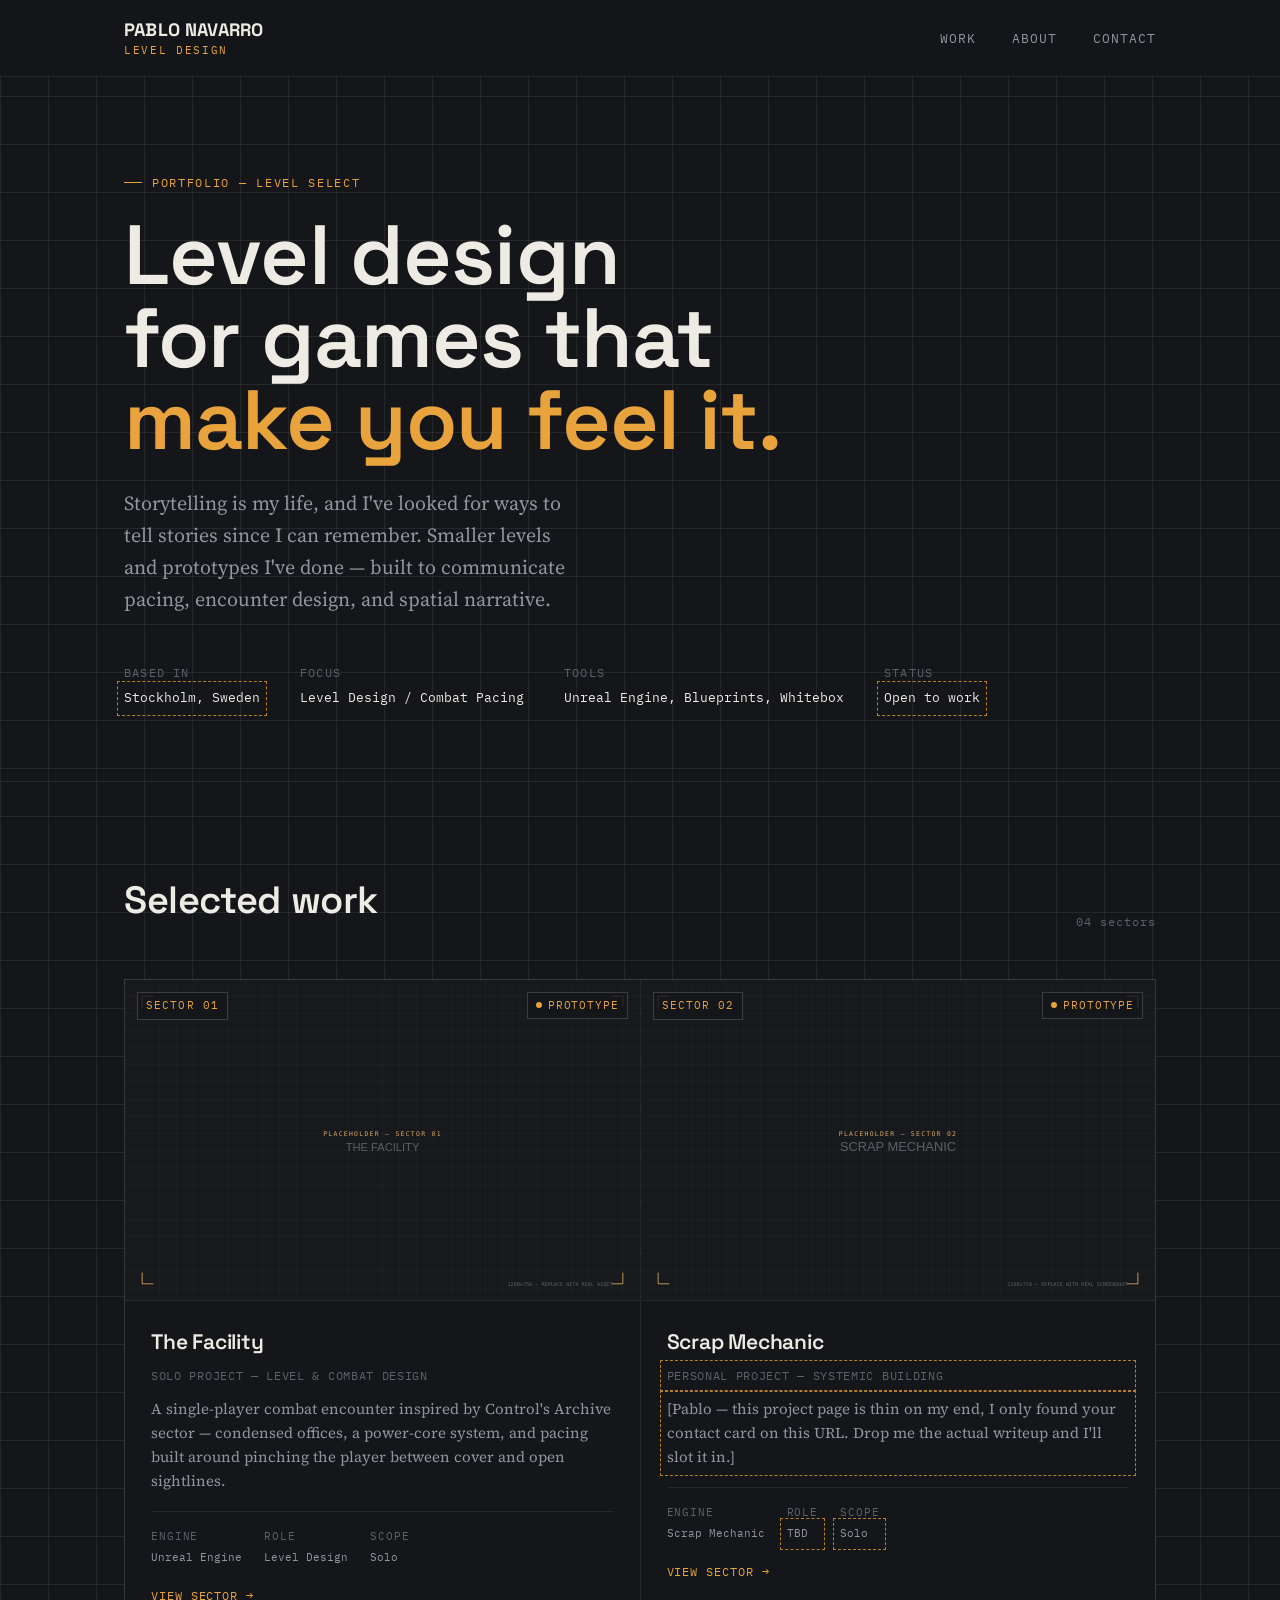
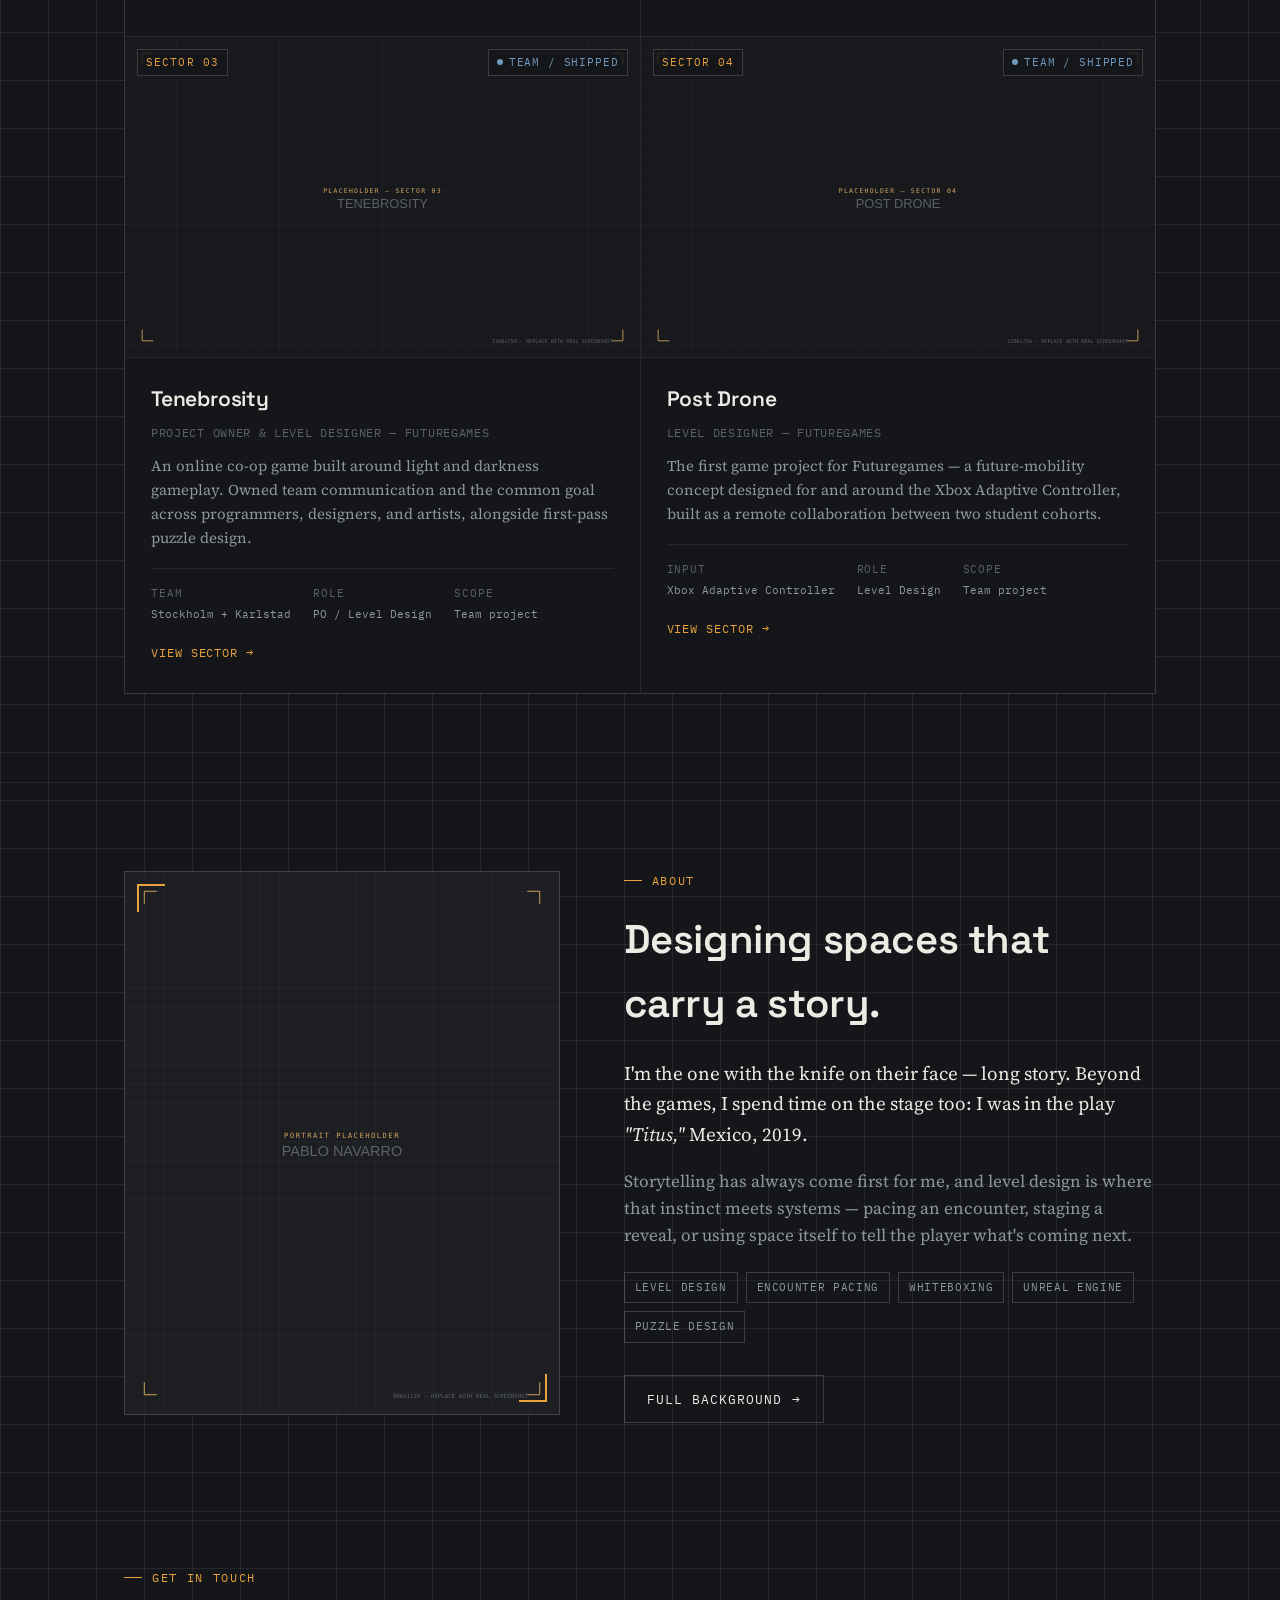
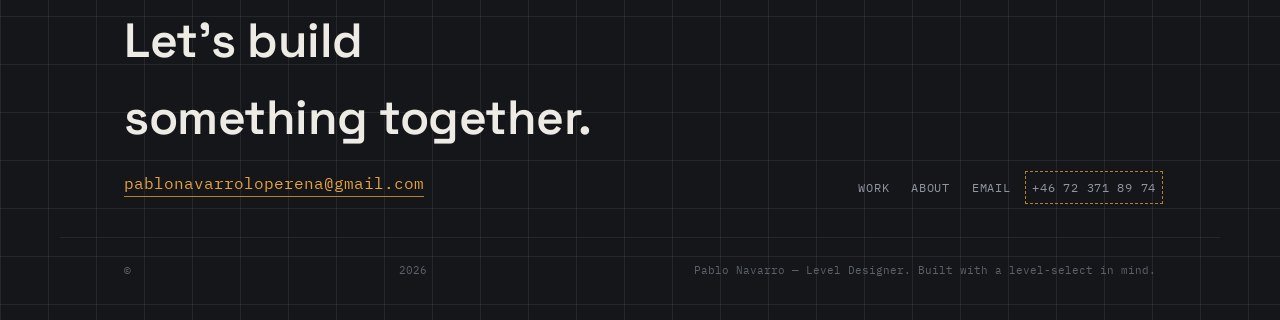
<file: pablo-portfolio/index.html>
<!DOCTYPE html>
<html lang="en">
<head>
<meta charset="UTF-8">
<meta name="viewport" content="width=device-width, initial-scale=1.0">
<title>Pablo Navarro — Level Designer</title>
<meta name="description" content="Pablo Navarro is a level designer focused on combat pacing, spatial storytelling, and encounter design.">
<link rel="stylesheet" href="css/style.css">
</head>
<body>

<header class="site-header">
  <div class="wrap">
    <a href="index.html" class="brand">PABLO NAVARRO<span>Level Design</span></a>
    <nav class="nav-links">
      <a href="index.html#work">Work</a>
      <a href="about.html">About</a>
      <a href="index.html#contact">Contact</a>
    </nav>
    <button class="nav-toggle" aria-label="Toggle menu" aria-expanded="false">Menu</button>
  </div>
</header>

<section class="hero">
  <div class="wrap">
    <div class="eyebrow">Portfolio — Level Select</div>
    <h1>Level design<br>for games that<br><em>make you feel it.</em></h1>
    <p class="lede">Storytelling is my life, and I've looked for ways to tell stories since I can remember. Smaller levels and prototypes I've done — built to communicate pacing, encounter design, and spatial narrative.</p>
    <div class="hero-meta">
      <div><span class="k">Based in</span><span class="v needs-edit">Stockholm, Sweden</span></div>
      <div><span class="k">Focus</span><span class="v">Level Design / Combat Pacing</span></div>
      <div><span class="k">Tools</span><span class="v">Unreal Engine, Blueprints, Whitebox</span></div>
      <div><span class="k">Status</span><span class="v needs-edit">Open to work</span></div>
    </div>
  </div>
</section>

<section class="section" id="work">
  <div class="wrap">
    <div class="section-head">
      <h2>Selected work</h2>
      <span class="count">04 sectors</span>
    </div>

    <div class="level-grid">

      <!-- 01 — The Facility -->
      <a class="tile" href="projects/facility.html">
        <div class="tile-media">
          <img src="images/facility-thumb.svg" alt="The Facility — blockout screenshot placeholder">
          <span class="bracket tl"></span><span class="bracket tr"></span><span class="bracket bl"></span><span class="bracket br"></span>
          <span class="tile-sector">SECTOR 01</span>
          <span class="tile-status proto">Prototype</span>
        </div>
        <div class="tile-body">
          <h3>The Facility</h3>
          <div class="role">Solo Project — Level &amp; Combat Design</div>
          <p>A single-player combat encounter inspired by Control's Archive sector — condensed offices, a power-core system, and pacing built around pinching the player between cover and open sightlines.</p>
          <div class="tile-readout">
            <div><span class="k">Engine</span><span class="v">Unreal Engine</span></div>
            <div><span class="k">Role</span><span class="v">Level Design</span></div>
            <div><span class="k">Scope</span><span class="v">Solo</span></div>
          </div>
          <span class="tile-cta">View sector <span class="arrow">→</span></span>
        </div>
      </a>

      <!-- 02 — Scrap Mechanic -->
      <a class="tile" href="projects/scrap-mechanic.html">
        <div class="tile-media">
          <img src="images/scrap-mechanic-thumb.svg" alt="Scrap Mechanic — build screenshot placeholder">
          <span class="bracket tl"></span><span class="bracket tr"></span><span class="bracket bl"></span><span class="bracket br"></span>
          <span class="tile-sector">SECTOR 02</span>
          <span class="tile-status proto">Prototype</span>
        </div>
        <div class="tile-body">
          <h3>Scrap Mechanic</h3>
          <div class="role needs-edit">Personal Project — Systemic Building</div>
          <p class="needs-edit">[Pablo — this project page is thin on my end, I only found your contact card on this URL. Drop me the actual writeup and I'll slot it in.]</p>
          <div class="tile-readout">
            <div><span class="k">Engine</span><span class="v">Scrap Mechanic</span></div>
            <div><span class="k">Role</span><span class="v needs-edit">TBD</span></div>
            <div><span class="k">Scope</span><span class="v needs-edit">Solo</span></div>
          </div>
          <span class="tile-cta">View sector <span class="arrow">→</span></span>
        </div>
      </a>

      <!-- 03 — Tenebrosity -->
      <a class="tile" href="projects/ld-studies.html">
        <div class="tile-media">
          <img src="images/tenebrosity-thumb.svg" alt="Tenebrosity — co-op puzzle screenshot placeholder">
          <span class="bracket tl"></span><span class="bracket tr"></span><span class="bracket bl"></span><span class="bracket br"></span>
          <span class="tile-sector">SECTOR 03</span>
          <span class="tile-status team">Team / Shipped</span>
        </div>
        <div class="tile-body">
          <h3>Tenebrosity</h3>
          <div class="role">Project Owner &amp; Level Designer — Futuregames</div>
          <p>An online co-op game built around light and darkness gameplay. Owned team communication and the common goal across programmers, designers, and artists, alongside first-pass puzzle design.</p>
          <div class="tile-readout">
            <div><span class="k">Team</span><span class="v">Stockholm + Karlstad</span></div>
            <div><span class="k">Role</span><span class="v">PO / Level Design</span></div>
            <div><span class="k">Scope</span><span class="v">Team project</span></div>
          </div>
          <span class="tile-cta">View sector <span class="arrow">→</span></span>
        </div>
      </a>

      <!-- 04 — Post Drone -->
      <a class="tile" href="projects/ld-studies.html#post-drone">
        <div class="tile-media">
          <img src="images/postdrone-thumb.svg" alt="Post Drone — future mobility screenshot placeholder">
          <span class="bracket tl"></span><span class="bracket tr"></span><span class="bracket bl"></span><span class="bracket br"></span>
          <span class="tile-sector">SECTOR 04</span>
          <span class="tile-status team">Team / Shipped</span>
        </div>
        <div class="tile-body">
          <h3>Post Drone</h3>
          <div class="role">Level Designer — Futuregames</div>
          <p>The first game project for Futuregames — a future-mobility concept designed for and around the Xbox Adaptive Controller, built as a remote collaboration between two student cohorts.</p>
          <div class="tile-readout">
            <div><span class="k">Input</span><span class="v">Xbox Adaptive Controller</span></div>
            <div><span class="k">Role</span><span class="v">Level Design</span></div>
            <div><span class="k">Scope</span><span class="v">Team project</span></div>
          </div>
          <span class="tile-cta">View sector <span class="arrow">→</span></span>
        </div>
      </a>

    </div>
  </div>
</section>

<section class="section">
  <div class="wrap two-col">
    <div class="frame">
      <img src="images/about-portrait.svg" alt="Portrait of Pablo Navarro — placeholder">
    </div>
    <div>
      <div class="eyebrow">About</div>
      <h2 style="margin-top:18px; font-size:clamp(28px,4vw,40px);">Designing spaces that carry a story.</h2>
      <p class="lead-text" style="margin-top:22px;">I'm the one with the knife on their face — long story. Beyond the games, I spend time on the stage too: I was in the play <em>"Titus,"</em> Mexico, 2019.</p>
      <p style="margin-top:16px;">Storytelling has always come first for me, and level design is where that instinct meets systems — pacing an encounter, staging a reveal, or using space itself to tell the player what's coming next.</p>
      <div class="tag-list">
        <span class="tag">Level Design</span>
        <span class="tag">Encounter Pacing</span>
        <span class="tag">Whiteboxing</span>
        <span class="tag">Unreal Engine</span>
        <span class="tag">Puzzle Design</span>
      </div>
      <a href="about.html" class="cta-btn ghost">Full background <span class="arrow">→</span></a>
    </div>
  </div>
</section>

<footer class="site-footer" id="contact">
  <div class="wrap">
    <div class="footer-contact">
      <div class="eyebrow">Get in touch</div>
      <h2 style="margin-top:16px;">Let's build<br>something together.</h2>
      <a class="email" href="mailto:pablonavarroloperena@gmail.com">pablonavarroloperena@gmail.com</a>
    </div>
    <div class="footer-links">
      <a href="index.html#work">Work</a>
      <a href="about.html">About</a>
      <a href="mailto:pablonavarroloperena@gmail.com">Email</a>
      <a href="tel:+46723718974" class="needs-edit">+46 72 371 89 74</a>
    </div>
  </div>
  <div class="wrap footer-meta">
    © <span id="year"></span> Pablo Navarro — Level Designer. Built with a level-select in mind.
  </div>
</footer>

<script src="js/nav.js"></script>
<script>document.getElementById('year').textContent = new Date().getFullYear();</script>
</body>
</html>
</file>
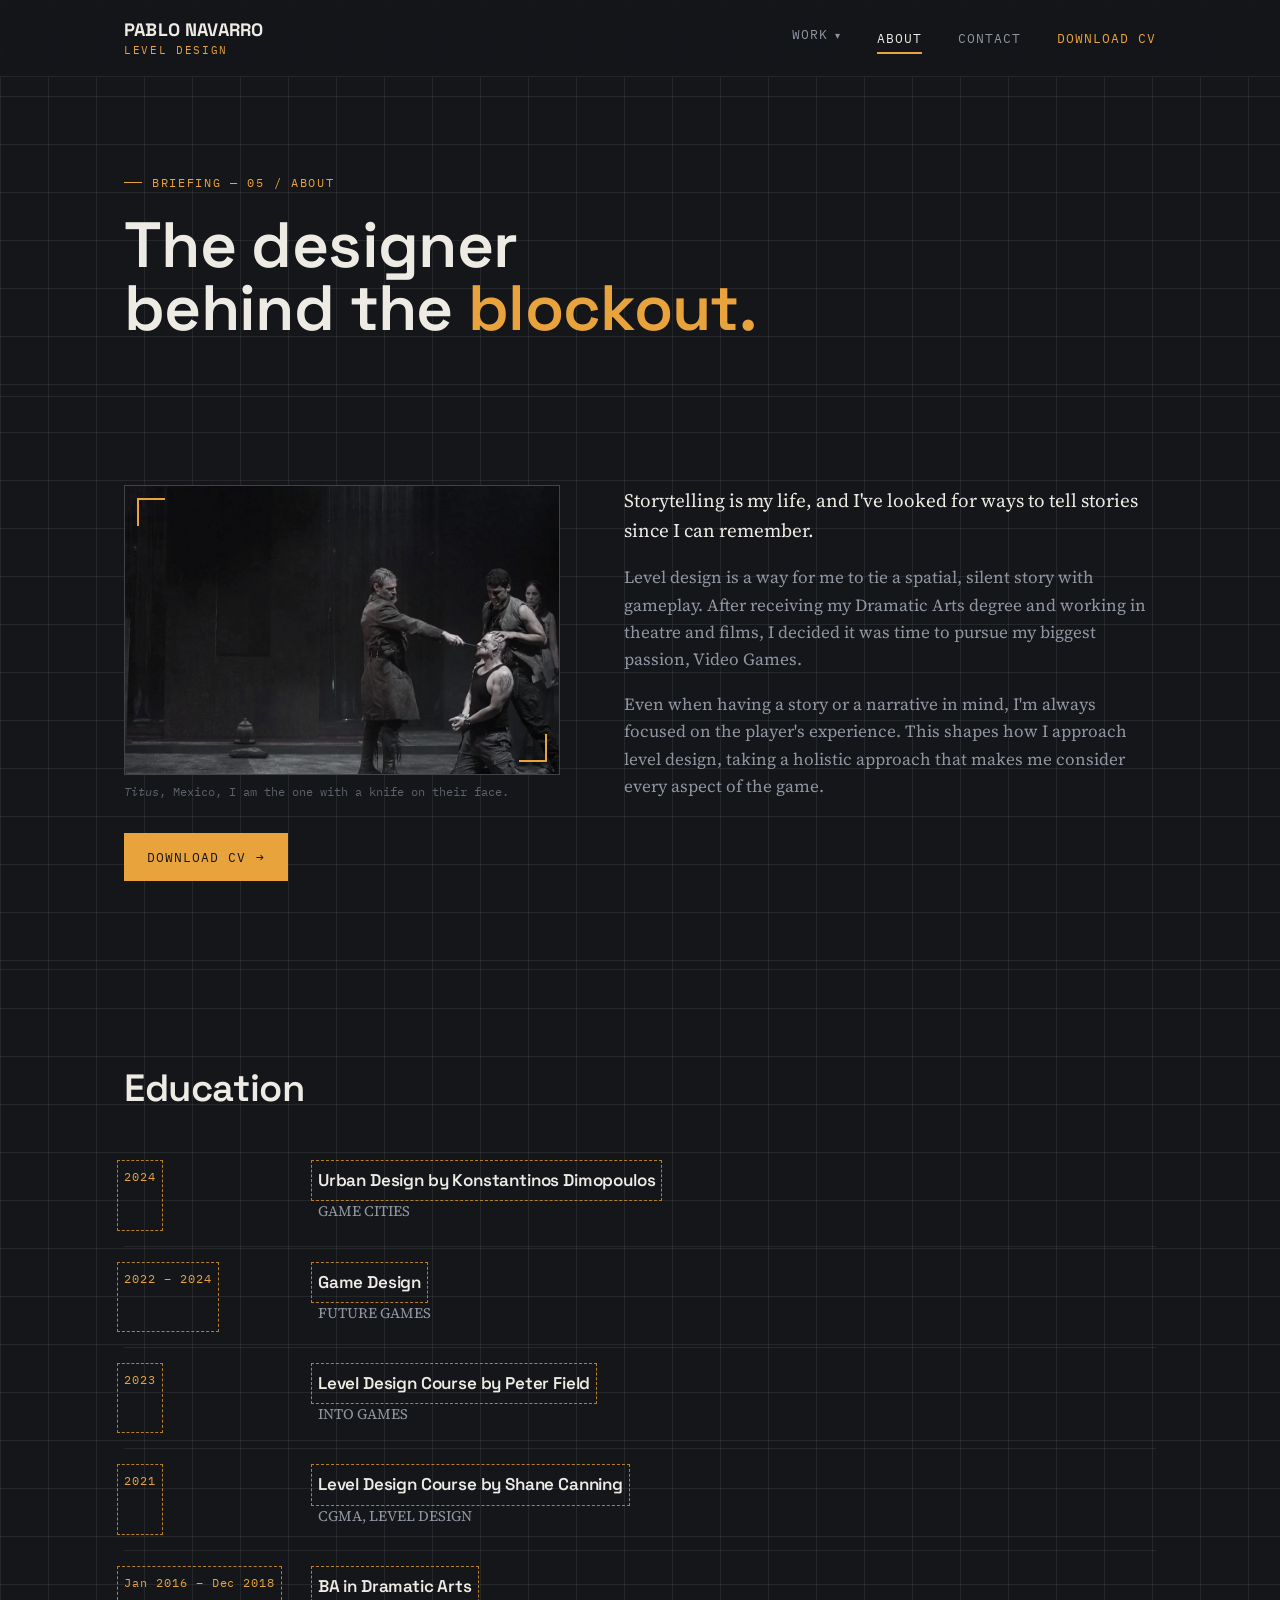
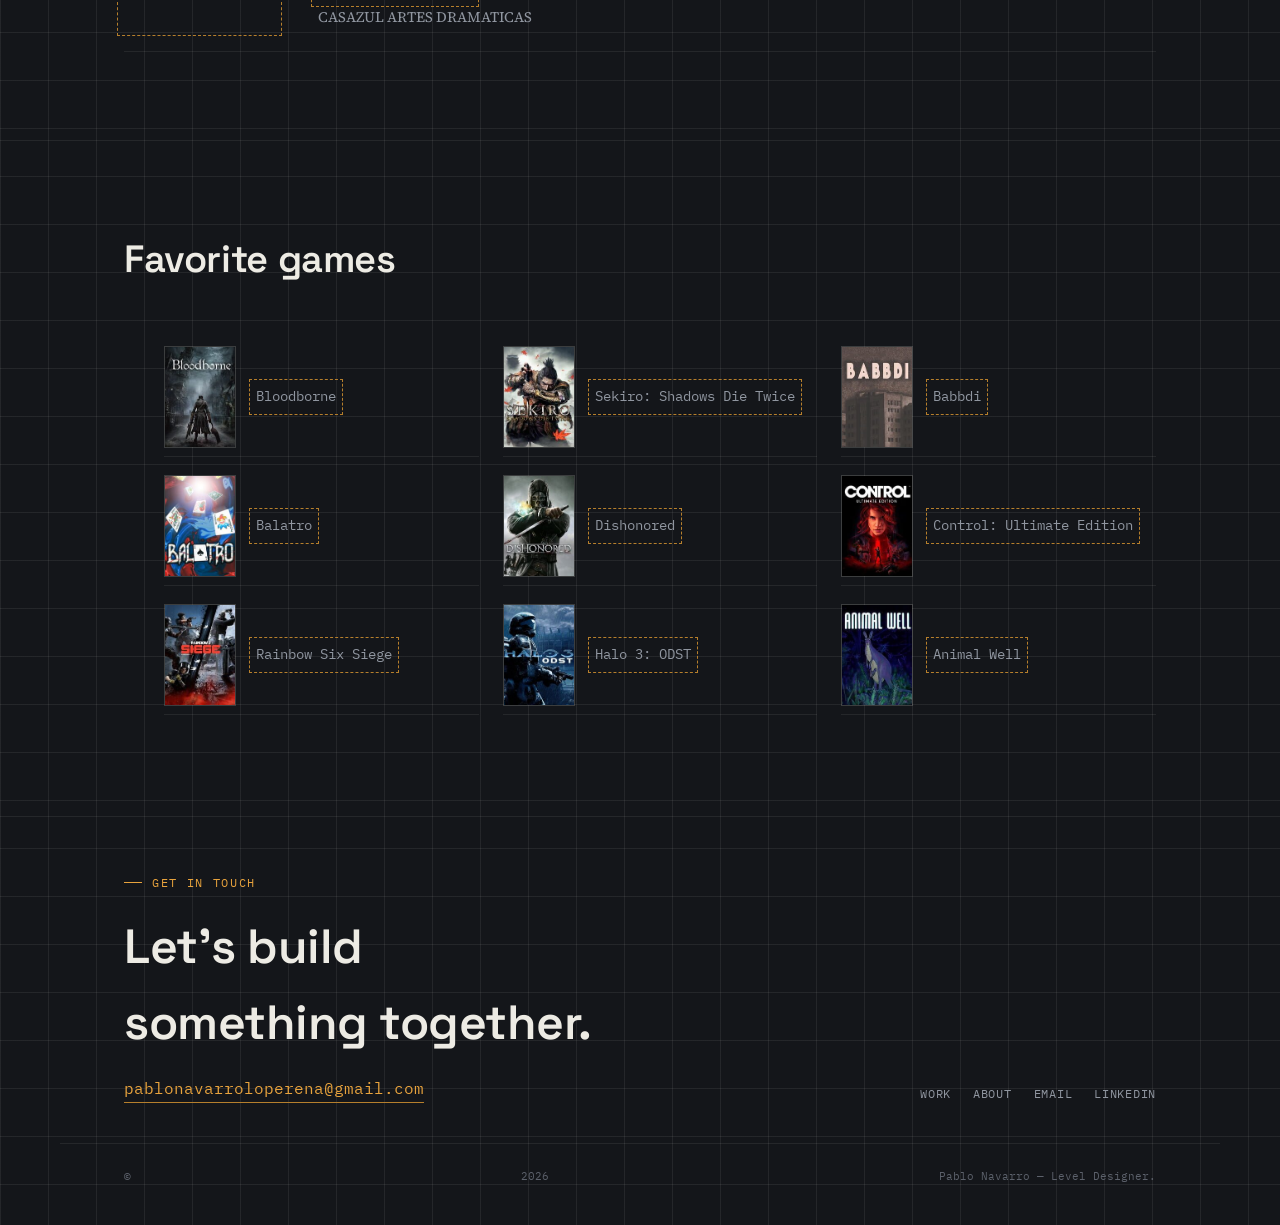
<file: about.html>
<!DOCTYPE html>
<html lang="en">
<head>
<meta charset="UTF-8">
<meta name="viewport" content="width=device-width, initial-scale=1.0">
<title>About — Pablo Navarro</title>
<meta name="description" content="Background, favorite games, and CV for level designer Pablo Navarro.">
<link rel="stylesheet" href="css/style.css">
</head>
<body>

<header class="site-header">
  <div class="wrap">
    <a href="index.html" class="brand">PABLO NAVARRO<span>Level Design</span></a>
    <nav class="nav-links">
      <div class="nav-dropdown">
        <a href="index.html#work" class="nav-dropdown-toggle">Work</a>
        <div class="nav-dropdown-menu">
          <a href="scrap-mechanic/">Scrap Mechanic</a>
          <a href="projects/facility.html">The Facility</a>
          <a href="loop-dungeon/">Loop Dungeon</a>
          <a href="projects/ld-studies.html">Level Design Studies</a>
        </div>
      </div>
      <a href="about.html" aria-current="page">About</a>
      <a href="index.html#contact">Contact</a>
      <a href="images/about/PabloNavarro_CV.pdf" target="_blank" rel="noopener" class="nav-cv">Download CV</a>
    </nav>
    <button class="nav-toggle" aria-label="Toggle menu" aria-expanded="false">Menu</button>
  </div>
</header>

<section class="hero" style="padding-bottom:56px;">
  <div class="wrap">
    <div class="eyebrow">Briefing — 05 / About</div>
    <h1 style="font-size:clamp(38px,6vw,64px);">The designer<br>behind the <em>blockout.</em></h1>
  </div>
</section>

<section class="section">
  <div class="wrap two-col">
    <div>
      <div class="frame" style="aspect-ratio: 3/2;">
        <img src="images/about/about-titus-2019.webp" alt="Pablo Navarro on stage in Titus, 2019">
      </div>
      <p class="caption"><em>Titus</em>, Mexico, I am the one with a knife on their face.</p>
    </div>
    <div>
      <p class="lead-text">Storytelling is my life, and I've looked for ways to tell stories since I can remember.</p>
      <p style="margin-top:18px;">Level design is a way for me to tie a spatial, silent story with gameplay. After receiving my Dramatic Arts degree and working in theatre and films, I decided it was time to pursue my biggest passion, Video Games.</p>
      <p style="margin-top:18px;">Even when having a story or a narrative in mind, I'm always focused on the player's experience. This shapes how I approach level design, taking a holistic approach that makes me consider every aspect of the game.</p>
    </div>
  </div>
  <div class="wrap">
    <a href="images/about/PabloNavarro_CV.pdf" target="_blank" rel="noopener" class="cta-btn">Download CV <span class="arrow">→</span></a>
  </div>
</section>

<section class="section">
  <div class="wrap">
    <div class="section-head">
      <h2>Education</h2>
    </div>
    <div class="timeline">
      <div class="entry">
        <div class="yr">2024</div>
        <div>
          <h4>Urban Design by Konstantinos Dimopoulos</h4>
          <p>GAME CITIES</p>
        </div>
      </div>
      <div class="entry">
        <div class="yr">2022 – 2024</div>
        <div>
          <h4>Game Design</h4>
          <p>FUTURE GAMES</p>
        </div>
      </div>
      <div class="entry">
        <div class="yr">2023</div>
        <div>
          <h4>Level Design Course by Peter Field</h4>
          <p>INTO GAMES</p>
        </div>
      </div>
      <div class="entry">
        <div class="yr">2021</div>
        <div>
          <h4>Level Design Course by Shane Canning</h4>
          <p>CGMA, LEVEL DESIGN</p>
        </div>
      </div>
      <div class="entry">
        <div class="yr">Jan 2016 – Dec 2018</div>
        <div>
          <h4>BA in Dramatic Arts</h4>
          <p>CASAZUL ARTES DRAMATICAS</p>
        </div>
      </div>
    </div>
  </div>
</section>

<section class="section">
  <div class="wrap">
    <div class="section-head">
      <h2>Favorite games</h2>
    </div>
    <ul class="favorites-list">
      <li><img class="game-icon" src="images/about/game-bloodborne.jpg" alt="" loading="lazy"><span>Bloodborne</span></li>
      <li><img class="game-icon" src="images/about/game-sekiro.jpg" alt="" loading="lazy"><span>Sekiro: Shadows Die Twice</span></li>
      <li><img class="game-icon" src="images/about/game-babbdi.jpg" alt="" loading="lazy"><span>Babbdi</span></li>
      <li><img class="game-icon" src="images/about/game-balatro.jpg" alt="" loading="lazy"><span>Balatro</span></li>
      <li><img class="game-icon" src="images/about/game-dishonored.jpg" alt="" loading="lazy"><span>Dishonored</span></li>
      <li><img class="game-icon" src="images/about/game-control.jpg" alt="" loading="lazy"><span>Control: Ultimate Edition</span></li>
      <li><img class="game-icon" src="images/about/game-rainbow-six-siege.jpg" alt="" loading="lazy"><span>Rainbow Six Siege</span></li>
      <li><img class="game-icon" src="images/about/game-halo-3-odst.jpg" alt="" loading="lazy"><span>Halo 3: ODST</span></li>
      <li><img class="game-icon" src="images/about/game-animal-well.jpg" alt="" loading="lazy"><span>Animal Well</span></li>
    </ul>
  </div>
</section>

<footer class="site-footer" id="contact">
  <div class="wrap">
    <div class="footer-contact">
      <div class="eyebrow">Get in touch</div>
      <h2 style="margin-top:16px;">Let's build<br>something together.</h2>
      <a class="email" href="mailto:pablonavarroloperena@gmail.com">pablonavarroloperena@gmail.com</a>
    </div>
    <div class="footer-links">
      <a href="index.html#work">Work</a>
      <a href="about.html">About</a>
      <a href="mailto:pablonavarroloperena@gmail.com">Email</a>
      <a href="https://www.linkedin.com/in/pablo-navarro-loperena/" target="_blank" rel="noopener">LinkedIn</a>
    </div>
  </div>
  <div class="wrap footer-meta">
    © <span id="year"></span> Pablo Navarro — Level Designer.
  </div>
</footer>

<script src="js/nav.js"></script>
<script>document.getElementById('year').textContent = new Date().getFullYear();</script>
</body>
</html>
</file>
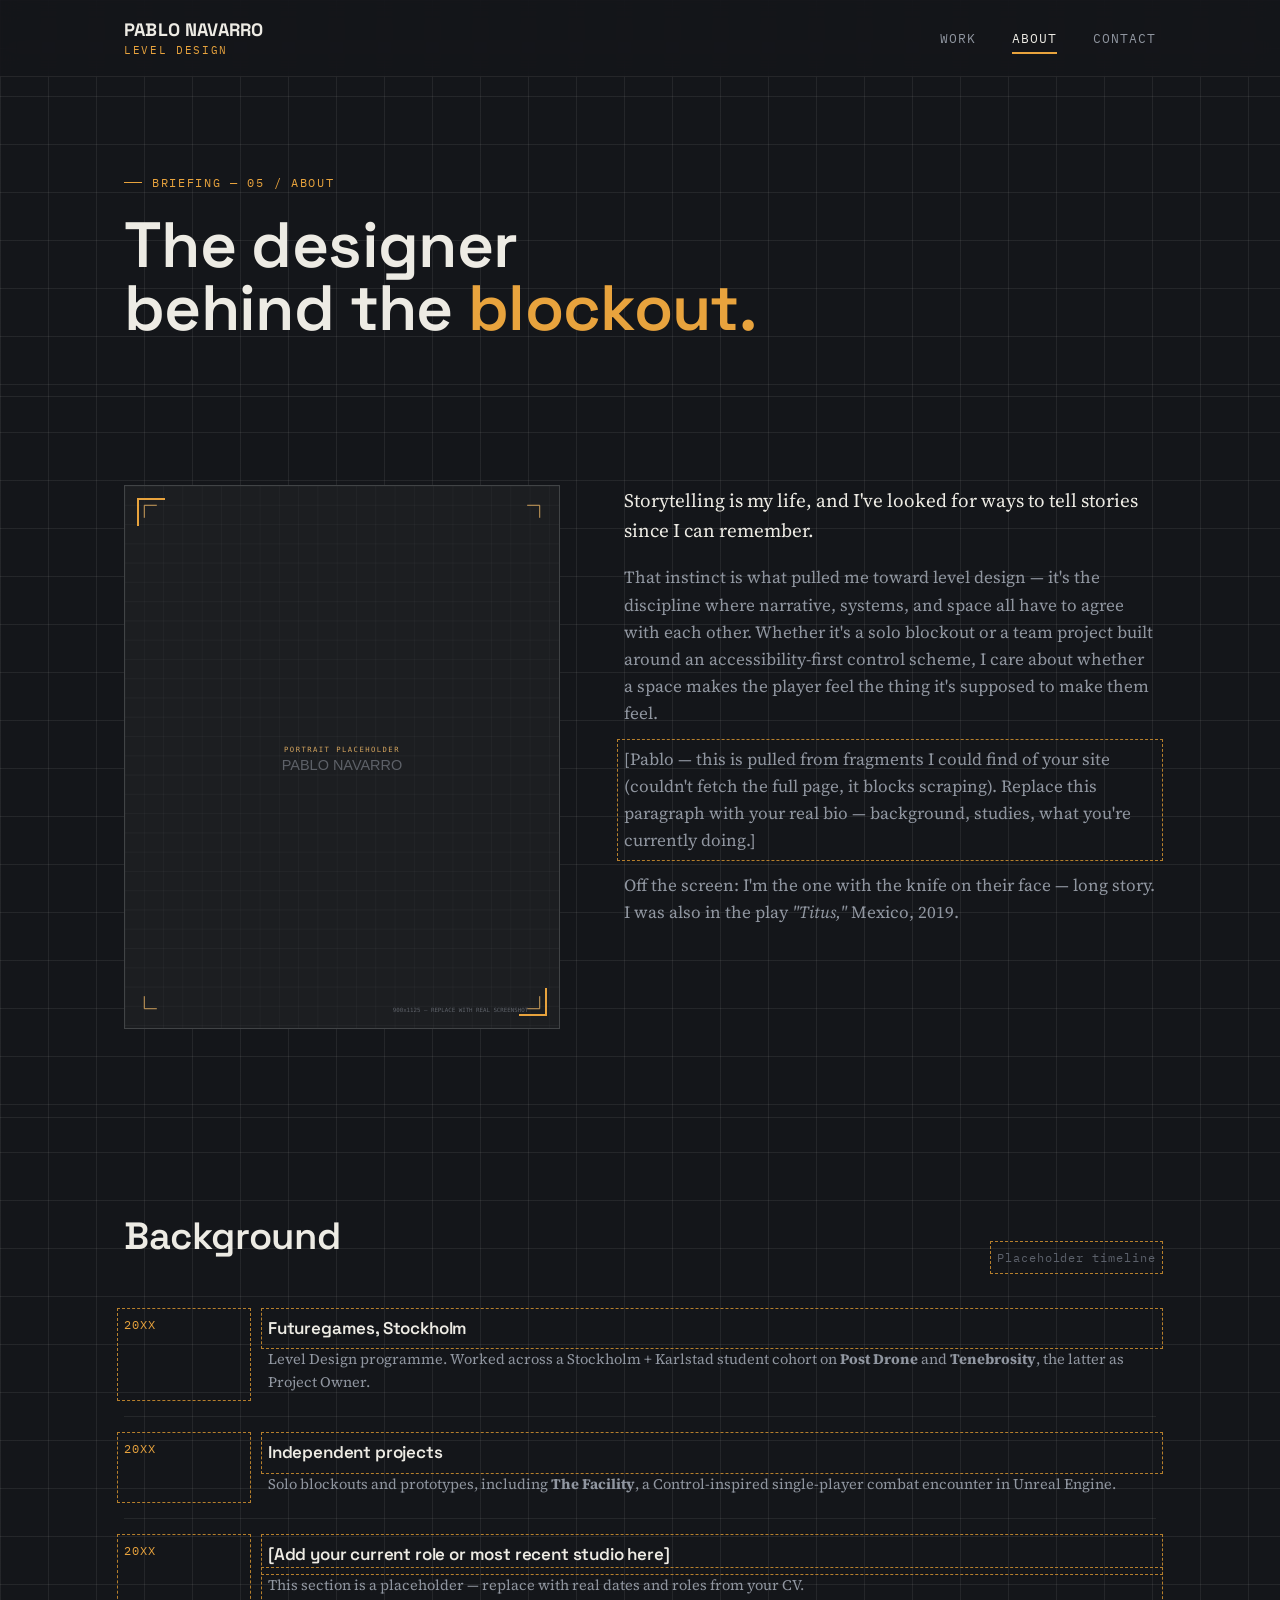
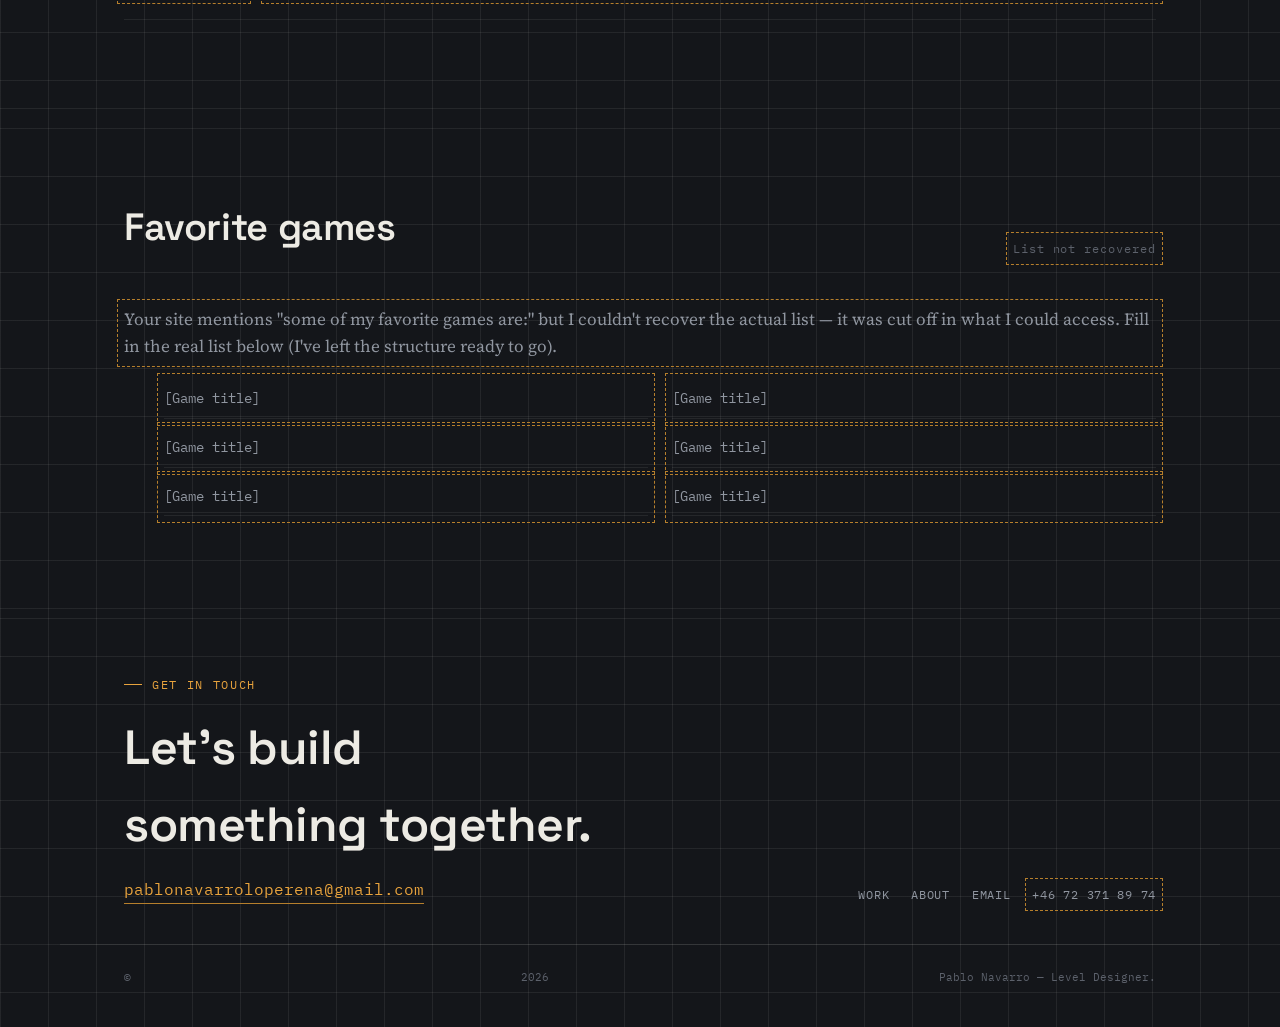
<file: pablo-portfolio/about.html>
<!DOCTYPE html>
<html lang="en">
<head>
<meta charset="UTF-8">
<meta name="viewport" content="width=device-width, initial-scale=1.0">
<title>About — Pablo Navarro</title>
<meta name="description" content="Background, favorite games, and CV for level designer Pablo Navarro.">
<link rel="stylesheet" href="css/style.css">
</head>
<body>

<header class="site-header">
  <div class="wrap">
    <a href="index.html" class="brand">PABLO NAVARRO<span>Level Design</span></a>
    <nav class="nav-links">
      <a href="index.html#work">Work</a>
      <a href="about.html" aria-current="page">About</a>
      <a href="index.html#contact">Contact</a>
    </nav>
    <button class="nav-toggle" aria-label="Toggle menu" aria-expanded="false">Menu</button>
  </div>
</header>

<section class="hero" style="padding-bottom:56px;">
  <div class="wrap">
    <div class="eyebrow">Briefing — 05 / About</div>
    <h1 style="font-size:clamp(38px,6vw,64px);">The designer<br>behind the <em>blockout.</em></h1>
  </div>
</section>

<section class="section">
  <div class="wrap two-col">
    <div class="frame">
      <img src="images/about-portrait.svg" alt="Portrait of Pablo Navarro — placeholder, replace with real photo">
    </div>
    <div>
      <p class="lead-text">Storytelling is my life, and I've looked for ways to tell stories since I can remember.</p>
      <p style="margin-top:18px;">That instinct is what pulled me toward level design — it's the discipline where narrative, systems, and space all have to agree with each other. Whether it's a solo blockout or a team project built around an accessibility-first control scheme, I care about whether a space makes the player feel the thing it's supposed to make them feel.</p>
      <p class="needs-edit" style="margin-top:18px;">[Pablo — this is pulled from fragments I could find of your site (couldn't fetch the full page, it blocks scraping). Replace this paragraph with your real bio — background, studies, what you're currently doing.]</p>
      <p style="margin-top:18px;">Off the screen: I'm the one with the knife on their face — long story. I was also in the play <em>"Titus,"</em> Mexico, 2019.</p>
    </div>
  </div>
</section>

<section class="section">
  <div class="wrap">
    <div class="section-head">
      <h2>Background</h2>
      <span class="count needs-edit">Placeholder timeline</span>
    </div>
    <div class="timeline">
      <div class="entry">
        <div class="yr needs-edit">20XX</div>
        <div>
          <h4 class="needs-edit">Futuregames, Stockholm</h4>
          <p>Level Design programme. Worked across a Stockholm + Karlstad student cohort on <strong>Post Drone</strong> and <strong>Tenebrosity</strong>, the latter as Project Owner.</p>
        </div>
      </div>
      <div class="entry">
        <div class="yr needs-edit">20XX</div>
        <div>
          <h4 class="needs-edit">Independent projects</h4>
          <p>Solo blockouts and prototypes, including <strong>The Facility</strong>, a Control-inspired single-player combat encounter in Unreal Engine.</p>
        </div>
      </div>
      <div class="entry">
        <div class="yr needs-edit">20XX</div>
        <div>
          <h4 class="needs-edit">[Add your current role or most recent studio here]</h4>
          <p class="needs-edit">This section is a placeholder — replace with real dates and roles from your CV.</p>
        </div>
      </div>
    </div>
  </div>
</section>

<section class="section">
  <div class="wrap">
    <div class="section-head">
      <h2>Favorite games</h2>
      <span class="count needs-edit">List not recovered</span>
    </div>
    <p class="needs-edit">Your site mentions "some of my favorite games are:" but I couldn't recover the actual list — it was cut off in what I could access. Fill in the real list below (I've left the structure ready to go).</p>
    <ul class="favorites-list">
      <li class="needs-edit">[Game title]</li>
      <li class="needs-edit">[Game title]</li>
      <li class="needs-edit">[Game title]</li>
      <li class="needs-edit">[Game title]</li>
      <li class="needs-edit">[Game title]</li>
      <li class="needs-edit">[Game title]</li>
    </ul>
  </div>
</section>

<footer class="site-footer" id="contact">
  <div class="wrap">
    <div class="footer-contact">
      <div class="eyebrow">Get in touch</div>
      <h2 style="margin-top:16px;">Let's build<br>something together.</h2>
      <a class="email" href="mailto:pablonavarroloperena@gmail.com">pablonavarroloperena@gmail.com</a>
    </div>
    <div class="footer-links">
      <a href="index.html#work">Work</a>
      <a href="about.html">About</a>
      <a href="mailto:pablonavarroloperena@gmail.com">Email</a>
      <a href="tel:+46723718974" class="needs-edit">+46 72 371 89 74</a>
    </div>
  </div>
  <div class="wrap footer-meta">
    © <span id="year"></span> Pablo Navarro — Level Designer.
  </div>
</footer>

<script src="js/nav.js"></script>
<script>document.getElementById('year').textContent = new Date().getFullYear();</script>
</body>
</html>
</file>
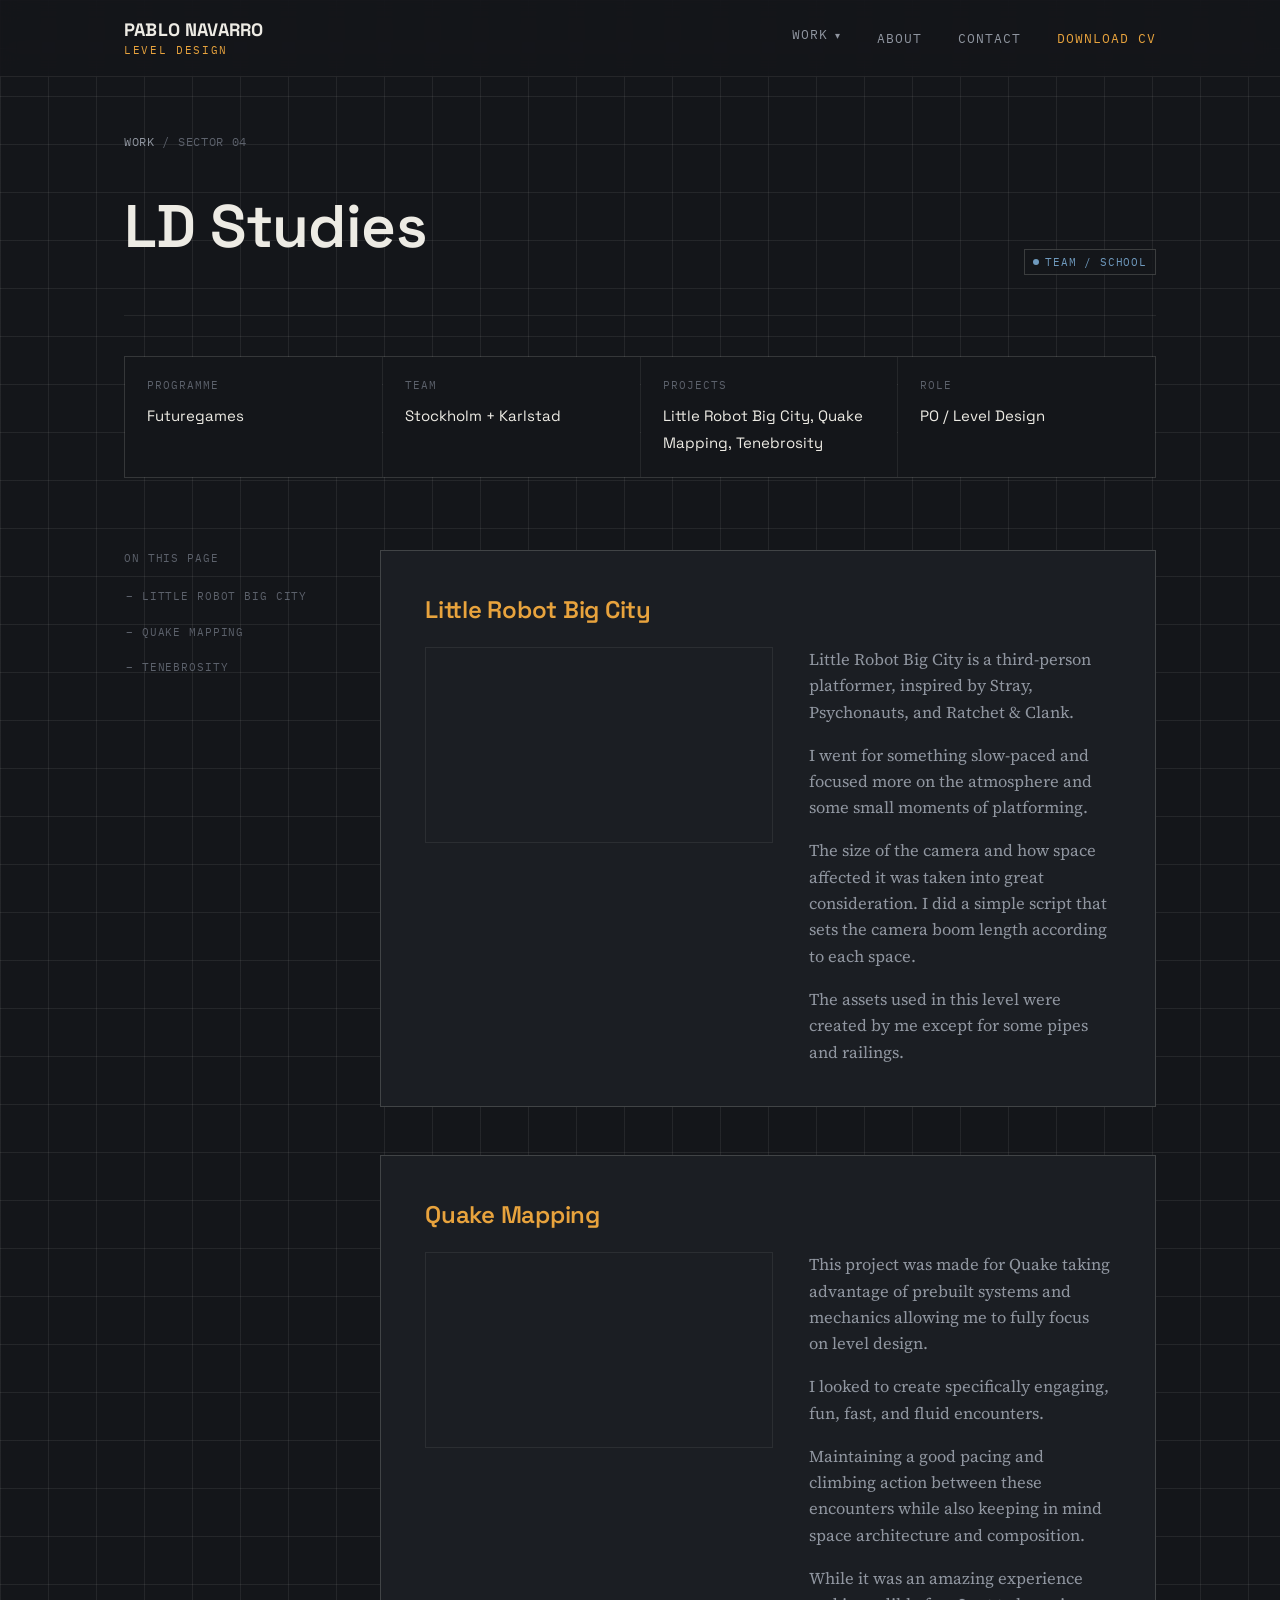
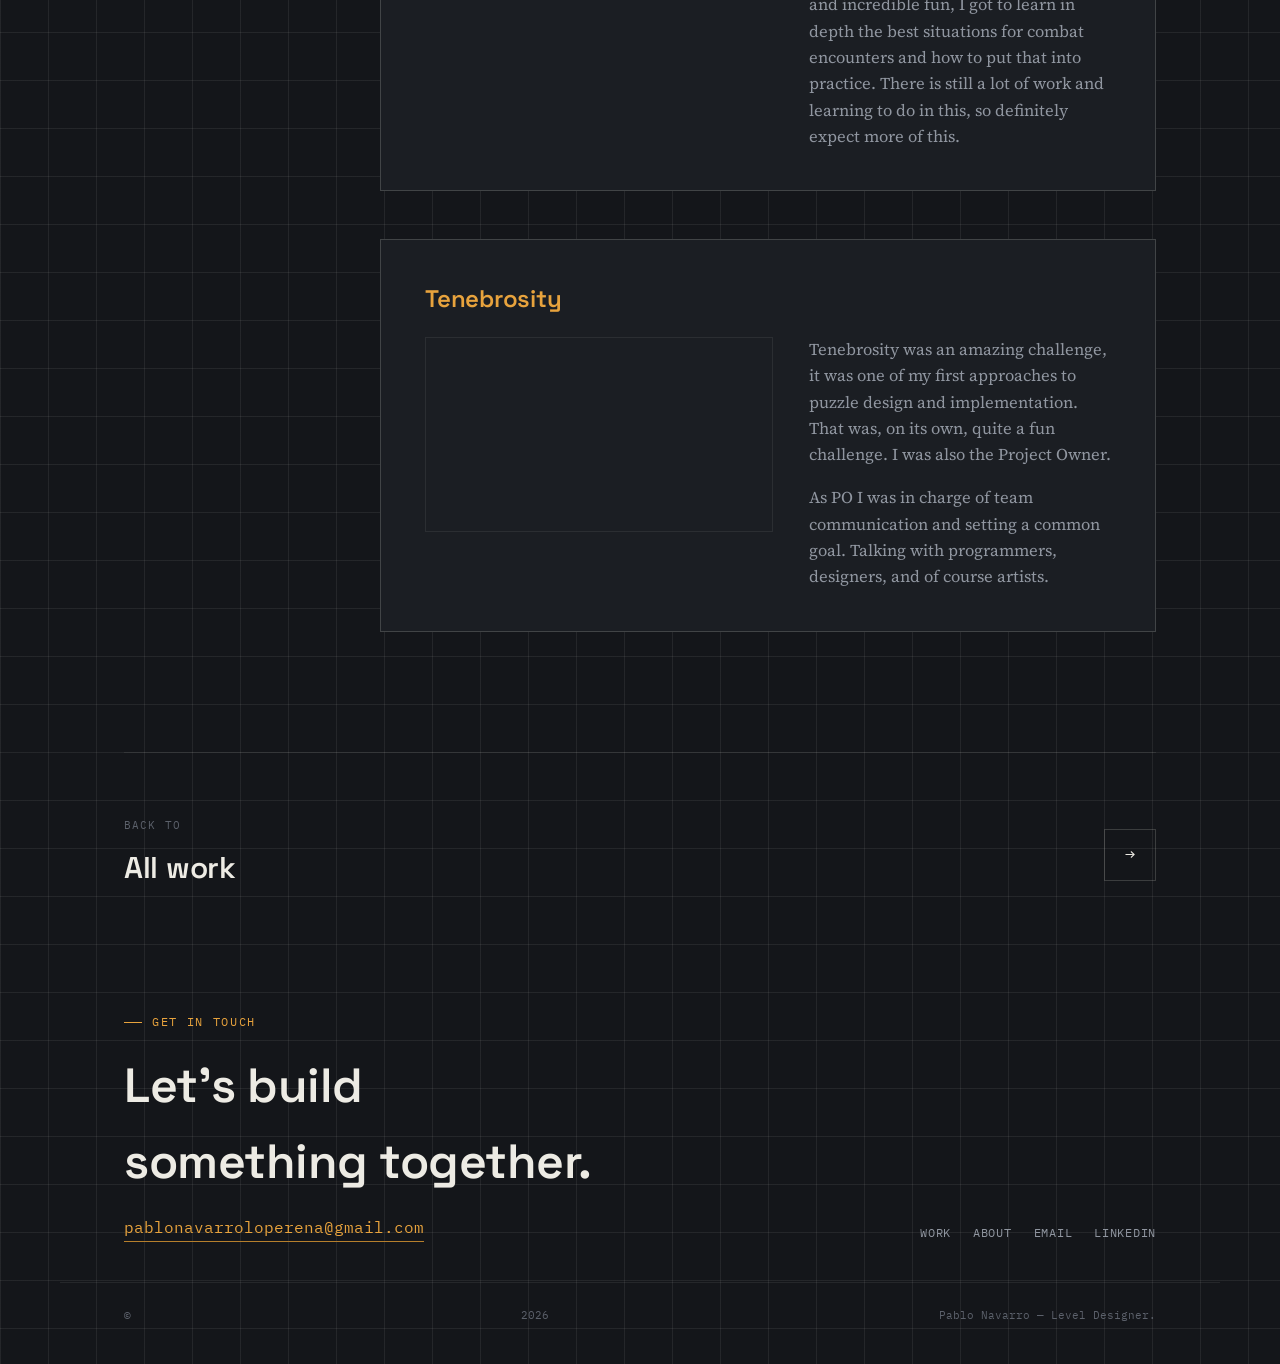
<file: projects/ld-studies.html>
<!DOCTYPE html>
<html lang="en">
<head>
<meta charset="UTF-8">
<meta name="viewport" content="width=device-width, initial-scale=1.0">
<title>LD Studies — Pablo Navarro</title>
<meta name="description" content="Level design studies by Pablo Navarro — Little Robot Big City, Quake Mapping, and Tenebrosity.">
<link rel="stylesheet" href="../css/style.css">
</head>
<body>

<header class="site-header">
  <div class="wrap">
    <a href="../index.html" class="brand">PABLO NAVARRO<span>Level Design</span></a>
    <nav class="nav-links">
      <div class="nav-dropdown">
        <a href="../index.html#work" class="nav-dropdown-toggle">Work</a>
        <div class="nav-dropdown-menu">
          <a href="../scrap-mechanic/">Scrap Mechanic</a>
          <a href="../projects/facility.html">The Facility</a>
          <a href="../loop-dungeon/">Loop Dungeon</a>
          <a href="../projects/ld-studies.html" aria-current="page">Level Design Studies</a>
        </div>
      </div>
      <a href="../about.html">About</a>
      <a href="../index.html#contact">Contact</a>
      <a href="../images/about/PabloNavarro_CV.pdf" target="_blank" rel="noopener" class="nav-cv">Download CV</a>
    </nav>
    <button class="nav-toggle" aria-label="Toggle menu" aria-expanded="false">Menu</button>
  </div>
</header>

<section class="project-hero">
  <div class="wrap">
    <div class="breadcrumb"><a href="../index.html#work">Work</a> / Sector 04</div>
    <div class="project-title-row">
      <h1>LD Studies</h1>
      <span class="tile-status team" style="position:static;">Team / School</span>
    </div>
    <div class="spec-sheet">
      <div><span class="k">Programme</span><span class="v">Futuregames</span></div>
      <div><span class="k">Team</span><span class="v">Stockholm + Karlstad</span></div>
      <div><span class="k">Projects</span><span class="v">Little Robot Big City, Quake Mapping, Tenebrosity</span></div>
      <div><span class="k">Role</span><span class="v">PO / Level Design</span></div>
    </div>
  </div>
</section>

<section class="project-body">
  <div class="wrap">
    <div class="rail">
      <div class="rail-title">On this page</div>
      <nav class="rail-nav">
        <a href="#little-robot-big-city">Little Robot Big City</a>
        <a href="#quake-mapping">Quake Mapping</a>
        <a href="#tenebrosity">Tenebrosity</a>
      </nav>
    </div>
    <div class="prose">

      <div class="framed" id="little-robot-big-city">
        <h2>Little Robot Big City</h2>
        <div class="project-split">
          <div class="video-embed">
            <iframe src="https://www.youtube-nocookie.com/embed/m5aceX7ZC88" title="Little Robot Big City. (Second Iteration)" allow="accelerometer; autoplay; clipboard-write; encrypted-media; gyroscope; picture-in-picture" allowfullscreen></iframe>
          </div>
          <div class="project-text">
            <p>Little Robot Big City is a third-person platformer, inspired by Stray, Psychonauts, and Ratchet &amp; Clank.</p>
            <p>I went for something slow-paced and focused more on the atmosphere and some small moments of platforming.</p>
            <p>The size of the camera and how space affected it was taken into great consideration. I did a simple script that sets the camera boom length according to each space.</p>
            <p>The assets used in this level were created by me except for some pipes and railings.</p>
          </div>
        </div>
      </div>

      <div class="framed" id="quake-mapping">
        <h2>Quake Mapping</h2>
        <div class="project-split">
          <div class="video-embed">
            <iframe src="https://www.youtube-nocookie.com/embed/43u0HeUn-KQ" title="Quake Custom Map." allow="accelerometer; autoplay; clipboard-write; encrypted-media; gyroscope; picture-in-picture" allowfullscreen></iframe>
          </div>
          <div class="project-text">
            <p>This project was made for Quake taking advantage of prebuilt systems and mechanics allowing me to fully focus on level design.</p>
            <p>I looked to create specifically engaging, fun, fast, and fluid encounters.</p>
            <p>Maintaining a good pacing and climbing action between these encounters while also keeping in mind space architecture and composition.</p>
            <p>While it was an amazing experience and incredible fun, I got to learn in depth the best situations for combat encounters and how to put that into practice. There is still a lot of work and learning to do in this, so definitely expect more of this.</p>
          </div>
        </div>
      </div>

      <div class="framed" id="tenebrosity">
        <h2>Tenebrosity</h2>
        <div class="project-split">
          <div class="video-embed">
            <iframe src="https://www.youtube-nocookie.com/embed/8PkYndK1Ouw" title="Tenebrosity" allow="accelerometer; autoplay; clipboard-write; encrypted-media; gyroscope; picture-in-picture" allowfullscreen></iframe>
          </div>
          <div class="project-text">
            <p>Tenebrosity was an amazing challenge, it was one of my first approaches to puzzle design and implementation. That was, on its own, quite a fun challenge. I was also the Project Owner.</p>
            <p>As PO I was in charge of team communication and setting a common goal. Talking with programmers, designers, and of course artists.</p>
          </div>
        </div>
      </div>

    </div>
  </div>
</section>

<div class="wrap">
  <div class="next-project" style="border-top:1px solid var(--line);">
    <div>
      <span class="label">Back to</span>
      <h3>All work</h3>
    </div>
    <a href="../index.html#work">
      <span class="arrow-box">→</span>
    </a>
  </div>
</div>

<footer class="site-footer" id="contact">
  <div class="wrap">
    <div class="footer-contact">
      <div class="eyebrow">Get in touch</div>
      <h2 style="margin-top:16px;">Let's build<br>something together.</h2>
      <a class="email" href="mailto:pablonavarroloperena@gmail.com">pablonavarroloperena@gmail.com</a>
    </div>
    <div class="footer-links">
      <a href="../index.html#work">Work</a>
      <a href="../about.html">About</a>
      <a href="mailto:pablonavarroloperena@gmail.com">Email</a>
      <a href="https://www.linkedin.com/in/pablo-navarro-loperena/" target="_blank" rel="noopener">LinkedIn</a>
    </div>
  </div>
  <div class="wrap footer-meta">
    © <span id="year"></span> Pablo Navarro — Level Designer.
  </div>
</footer>

<script src="../js/nav.js"></script>
<script>document.getElementById('year').textContent = new Date().getFullYear();</script>
</body>
</html>
</file>
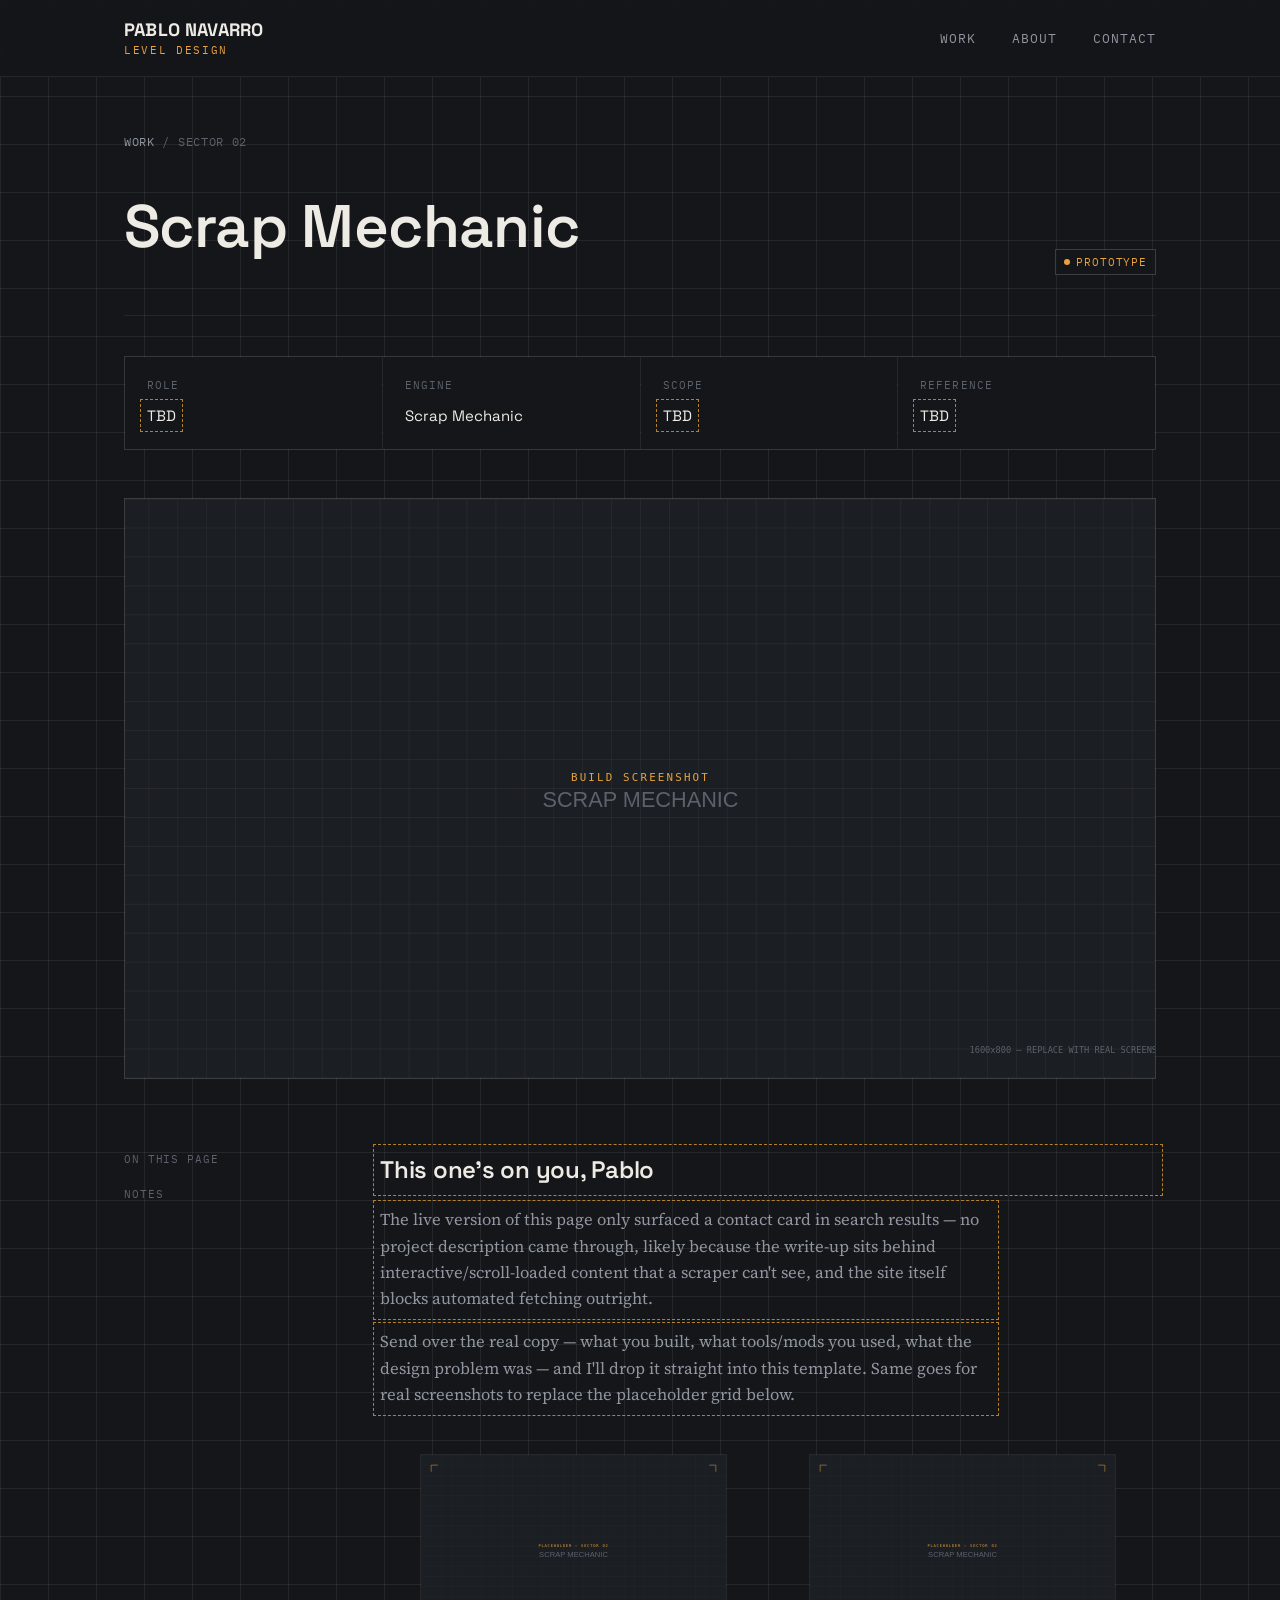
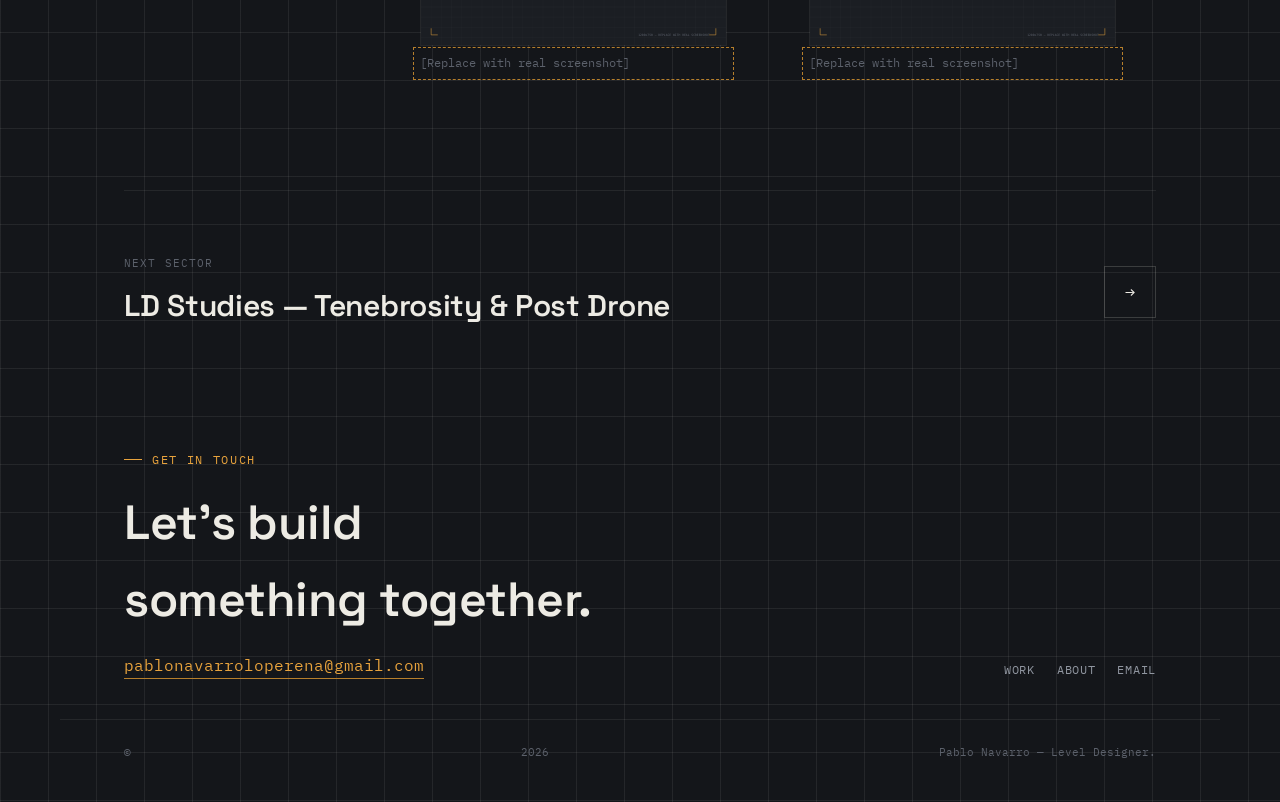
<file: projects/scrap-mechanic.html>
<!DOCTYPE html>
<html lang="en">
<head>
<meta charset="UTF-8">
<meta name="viewport" content="width=device-width, initial-scale=1.0">
<title>Scrap Mechanic — Pablo Navarro</title>
<meta name="description" content="Scrap Mechanic project by level designer Pablo Navarro.">
<link rel="stylesheet" href="../css/style.css">
</head>
<body>

<header class="site-header">
  <div class="wrap">
    <a href="../index.html" class="brand">PABLO NAVARRO<span>Level Design</span></a>
    <nav class="nav-links">
      <a href="../index.html#work">Work</a>
      <a href="../about.html">About</a>
      <a href="../index.html#contact">Contact</a>
    </nav>
    <button class="nav-toggle" aria-label="Toggle menu" aria-expanded="false">Menu</button>
  </div>
</header>

<section class="project-hero">
  <div class="wrap">
    <div class="breadcrumb"><a href="../index.html#work">Work</a> / Sector 02</div>
    <div class="project-title-row">
      <h1>Scrap Mechanic</h1>
      <span class="tile-status proto" style="position:static;">Prototype</span>
    </div>
    <div class="spec-sheet">
      <div><span class="k">Role</span><span class="v needs-edit">TBD</span></div>
      <div><span class="k">Engine</span><span class="v">Scrap Mechanic</span></div>
      <div><span class="k">Scope</span><span class="v needs-edit">TBD</span></div>
      <div><span class="k">Reference</span><span class="v needs-edit">TBD</span></div>
    </div>
    <div class="hero-media">
      <img src="../images/scrap-mechanic-hero.svg" alt="Scrap Mechanic — placeholder">
    </div>
  </div>
</section>

<section class="project-body">
  <div class="wrap" style="display:grid; grid-template-columns:200px 1fr; gap:56px;">
    <div class="rail">On this page<br><br>Notes</div>
    <div class="prose">
      <h2 class="needs-edit">This one's on you, Pablo</h2>
      <p class="needs-edit">The live version of this page only surfaced a contact card in search results — no project description came through, likely because the write-up sits behind interactive/scroll-loaded content that a scraper can't see, and the site itself blocks automated fetching outright.</p>
      <p class="needs-edit">Send over the real copy — what you built, what tools/mods you used, what the design problem was — and I'll drop it straight into this template. Same goes for real screenshots to replace the placeholder grid below.</p>

      <div class="shot-grid">
        <figure>
          <img src="../images/scrap-mechanic-thumb.svg" alt="Scrap Mechanic placeholder 1">
          <figcaption class="needs-edit">[Replace with real screenshot]</figcaption>
        </figure>
        <figure>
          <img src="../images/scrap-mechanic-thumb.svg" alt="Scrap Mechanic placeholder 2">
          <figcaption class="needs-edit">[Replace with real screenshot]</figcaption>
        </figure>
      </div>
    </div>
  </div>
</section>

<div class="wrap">
  <div class="next-project" style="border-top:1px solid var(--line);">
    <div>
      <span class="label">Next sector</span>
      <h3>LD Studies — Tenebrosity &amp; Post Drone</h3>
    </div>
    <a href="ld-studies.html">
      <span class="arrow-box">→</span>
    </a>
  </div>
</div>

<footer class="site-footer" id="contact">
  <div class="wrap">
    <div class="footer-contact">
      <div class="eyebrow">Get in touch</div>
      <h2 style="margin-top:16px;">Let's build<br>something together.</h2>
      <a class="email" href="mailto:pablonavarroloperena@gmail.com">pablonavarroloperena@gmail.com</a>
    </div>
    <div class="footer-links">
      <a href="../index.html#work">Work</a>
      <a href="../about.html">About</a>
      <a href="mailto:pablonavarroloperena@gmail.com">Email</a>
    </div>
  </div>
  <div class="wrap footer-meta">
    © <span id="year"></span> Pablo Navarro — Level Designer.
  </div>
</footer>

<script src="../js/nav.js"></script>
<script>document.getElementById('year').textContent = new Date().getFullYear();</script>
</body>
</html>
</file>
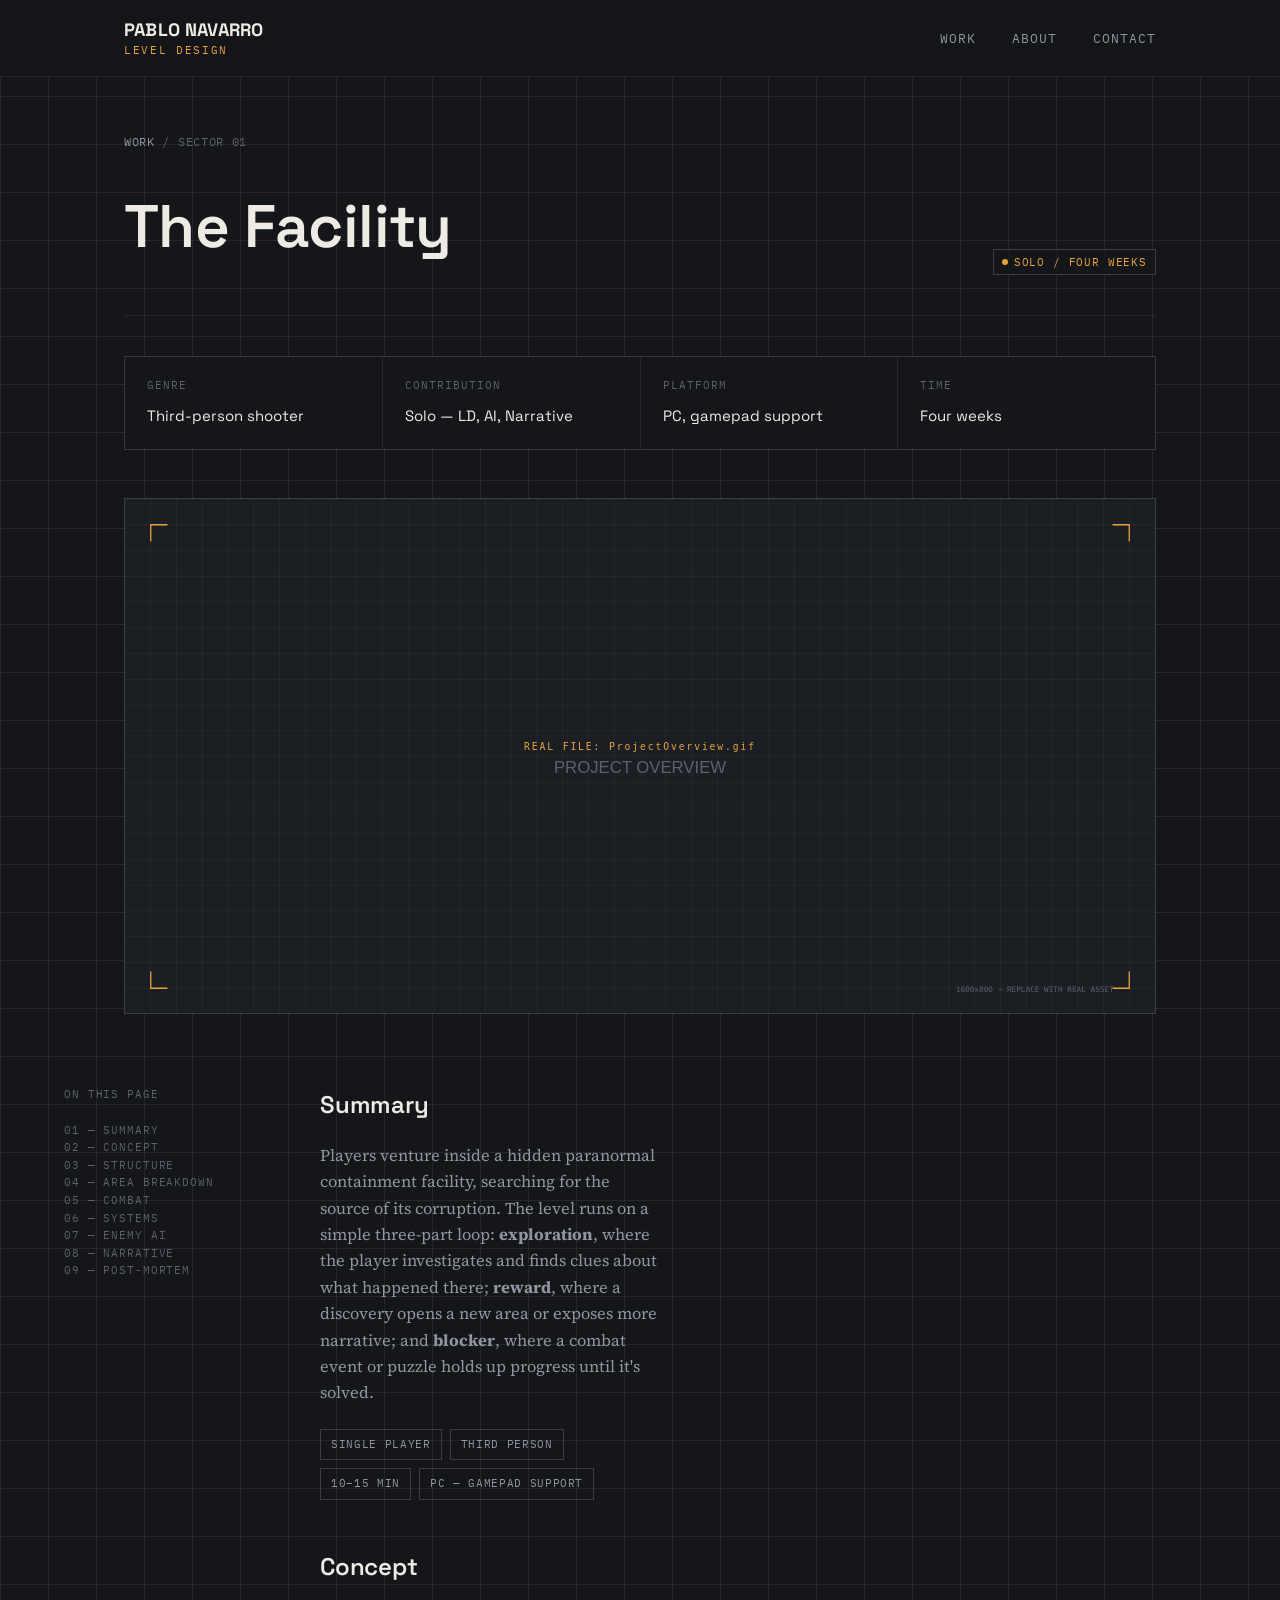
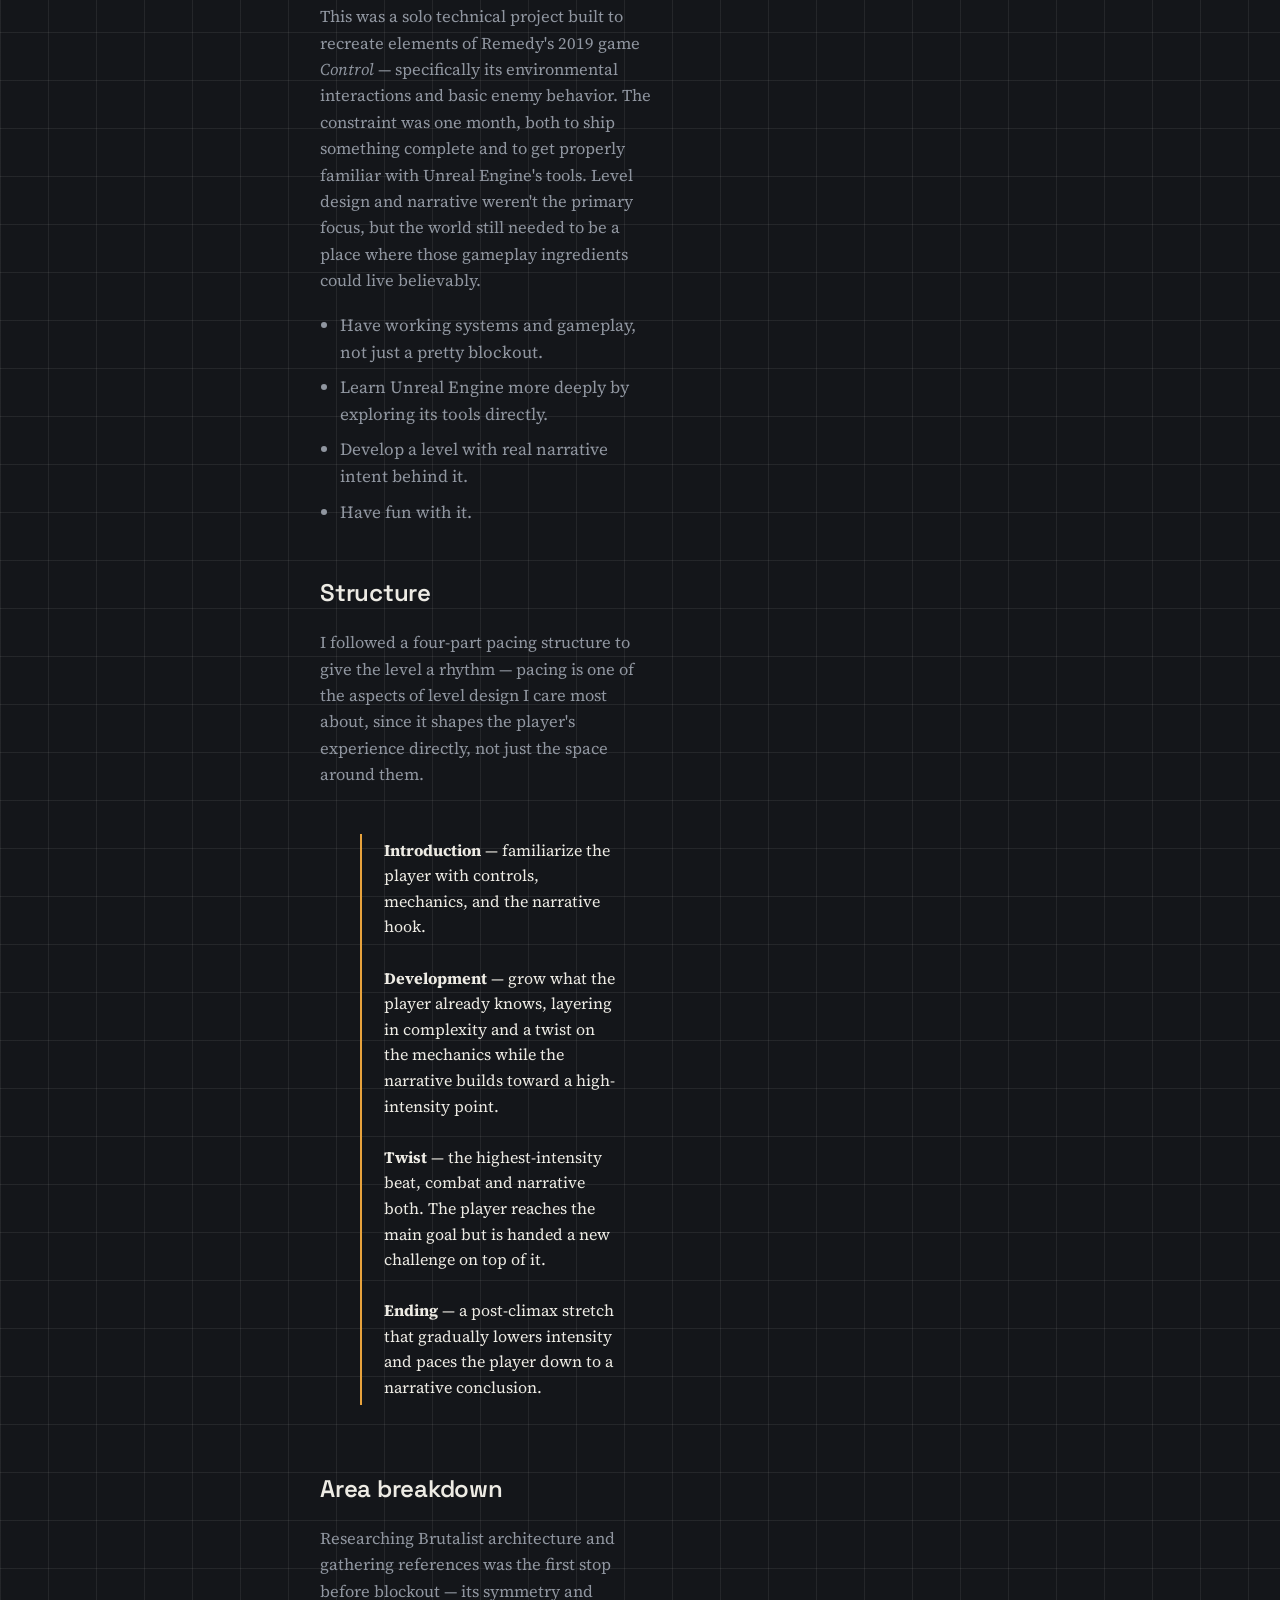
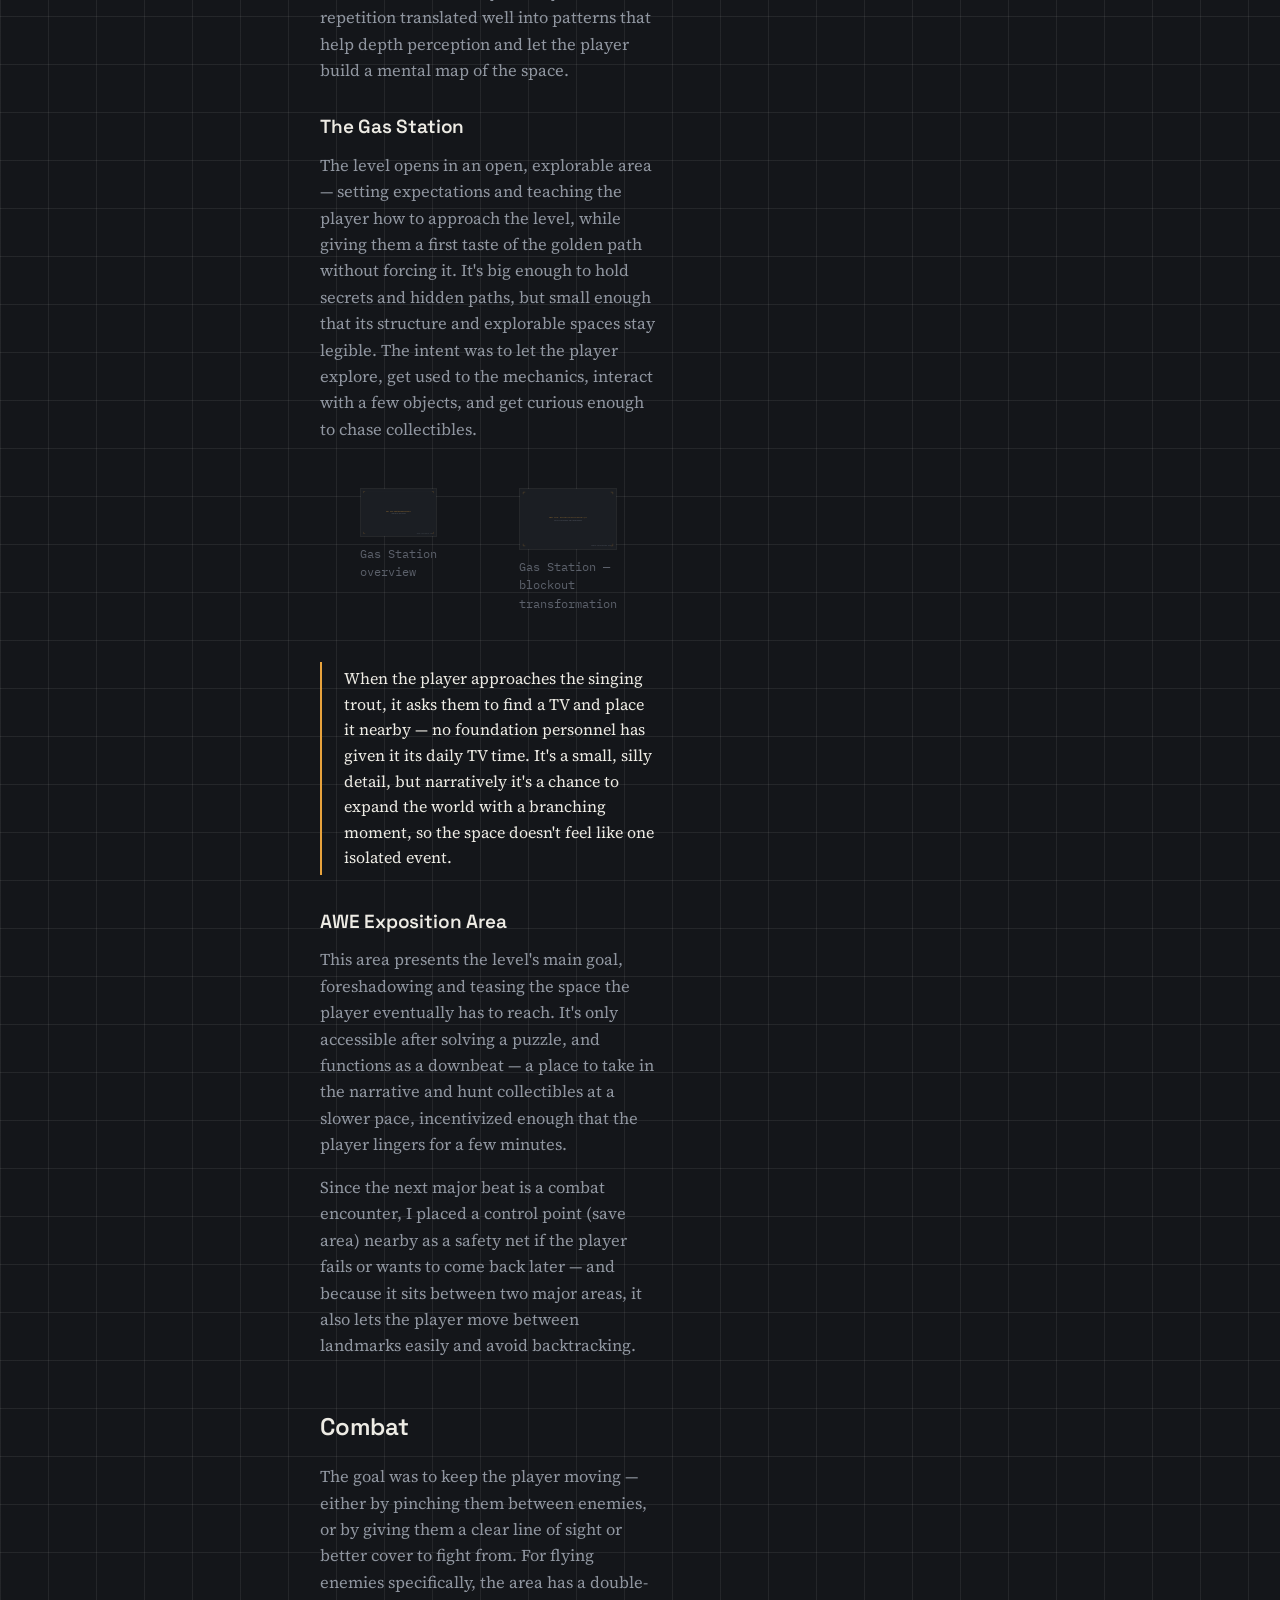
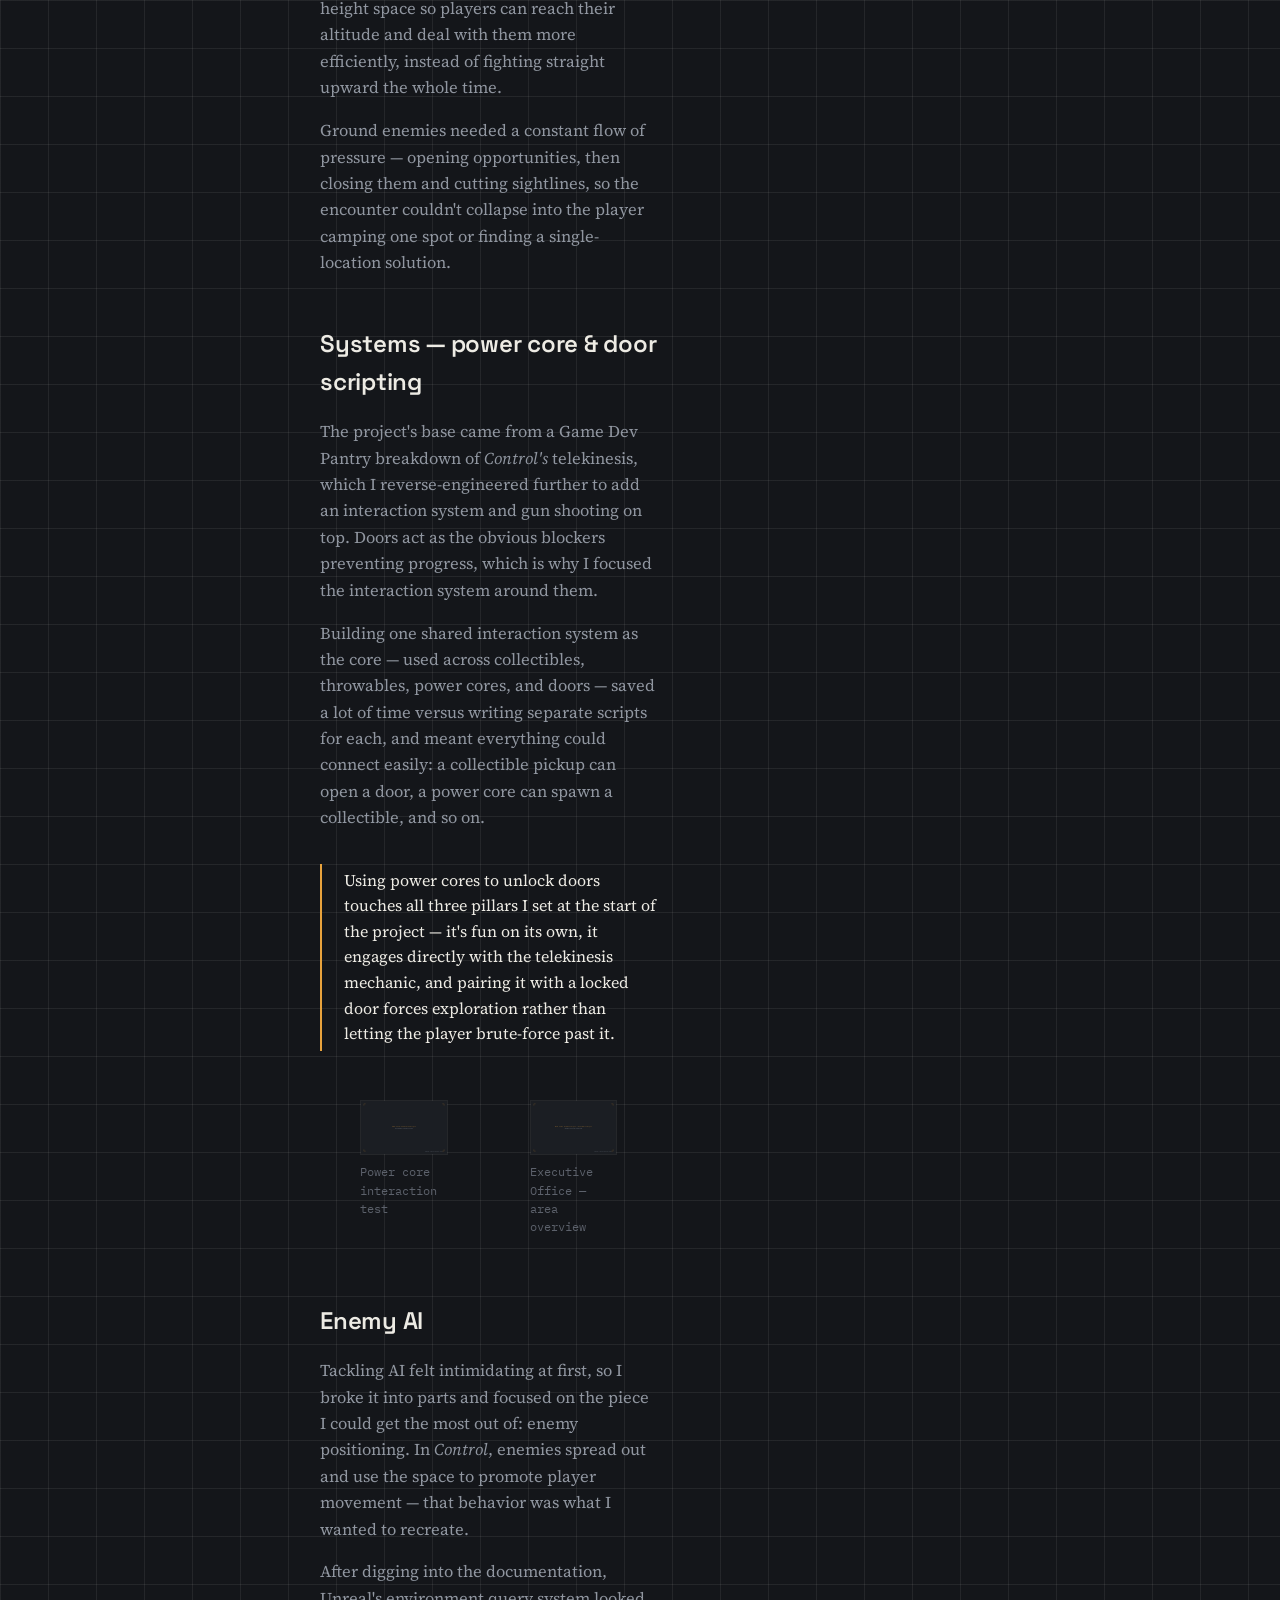
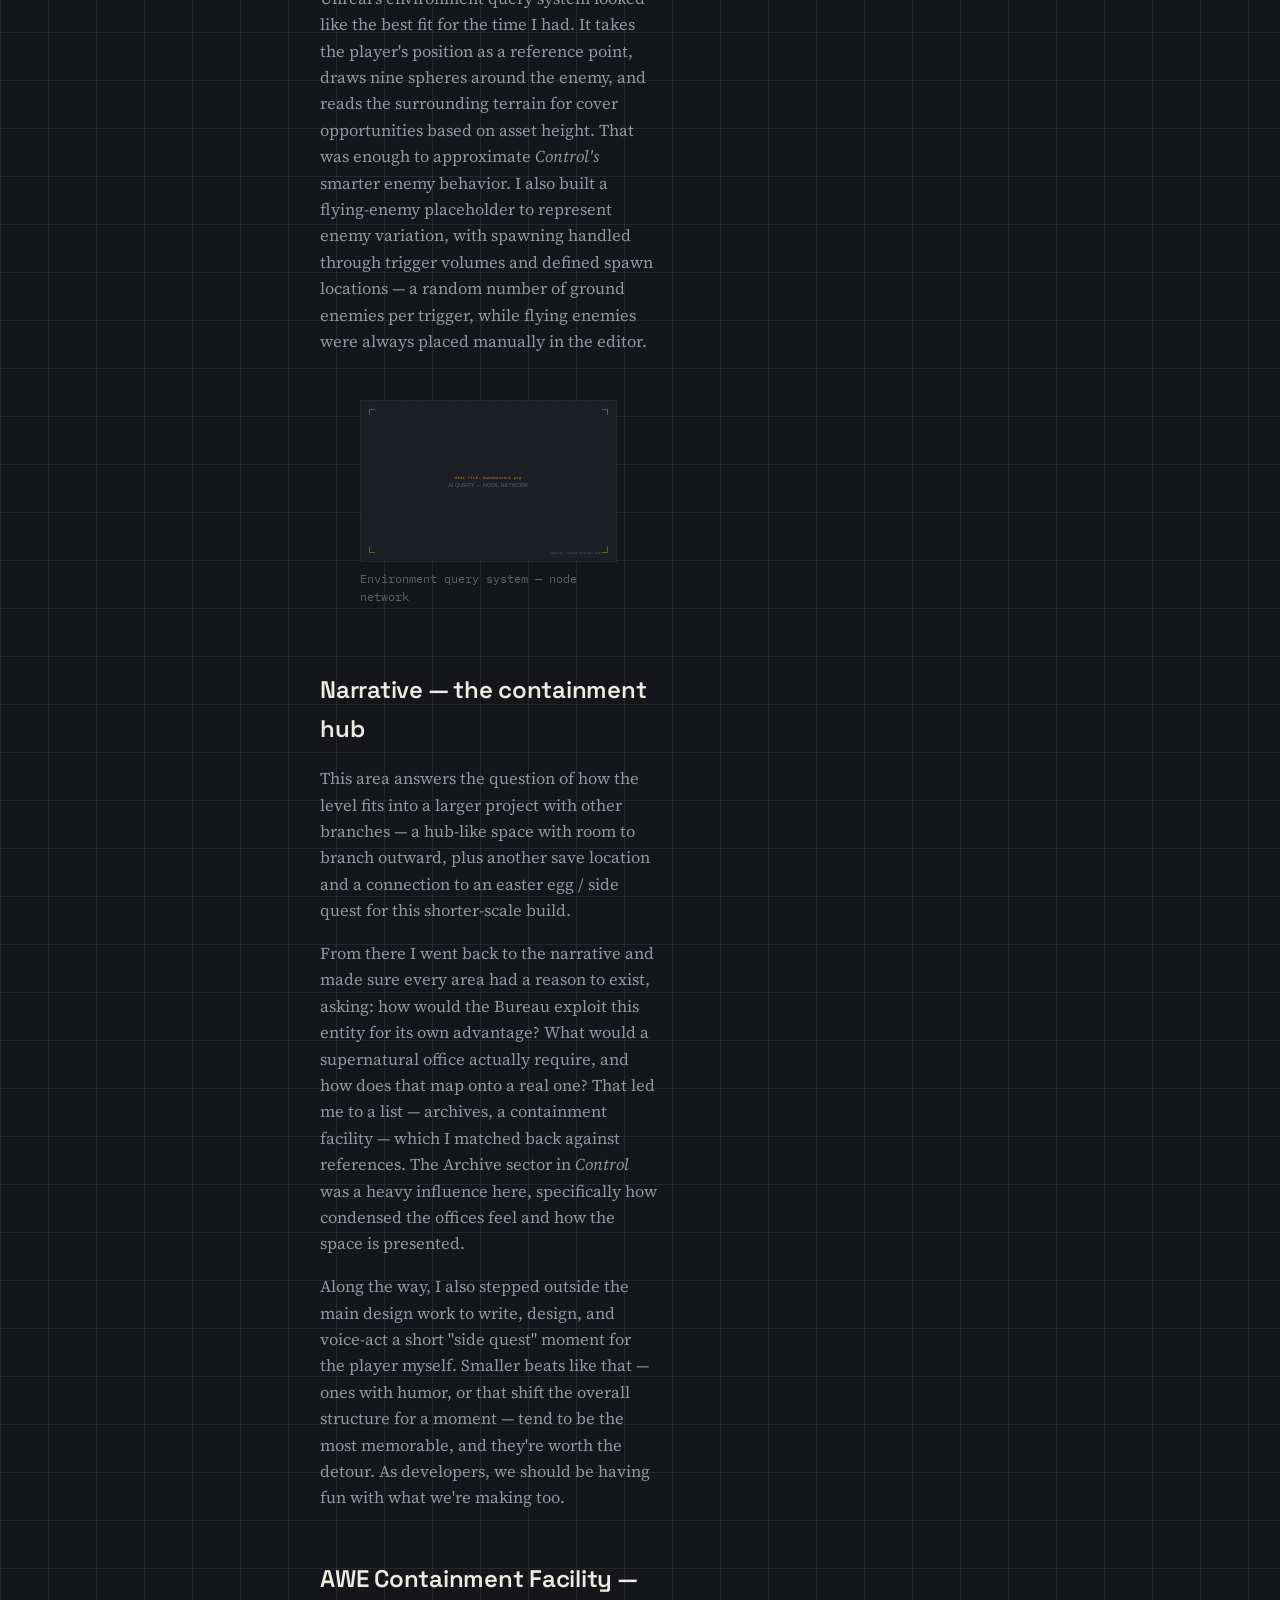
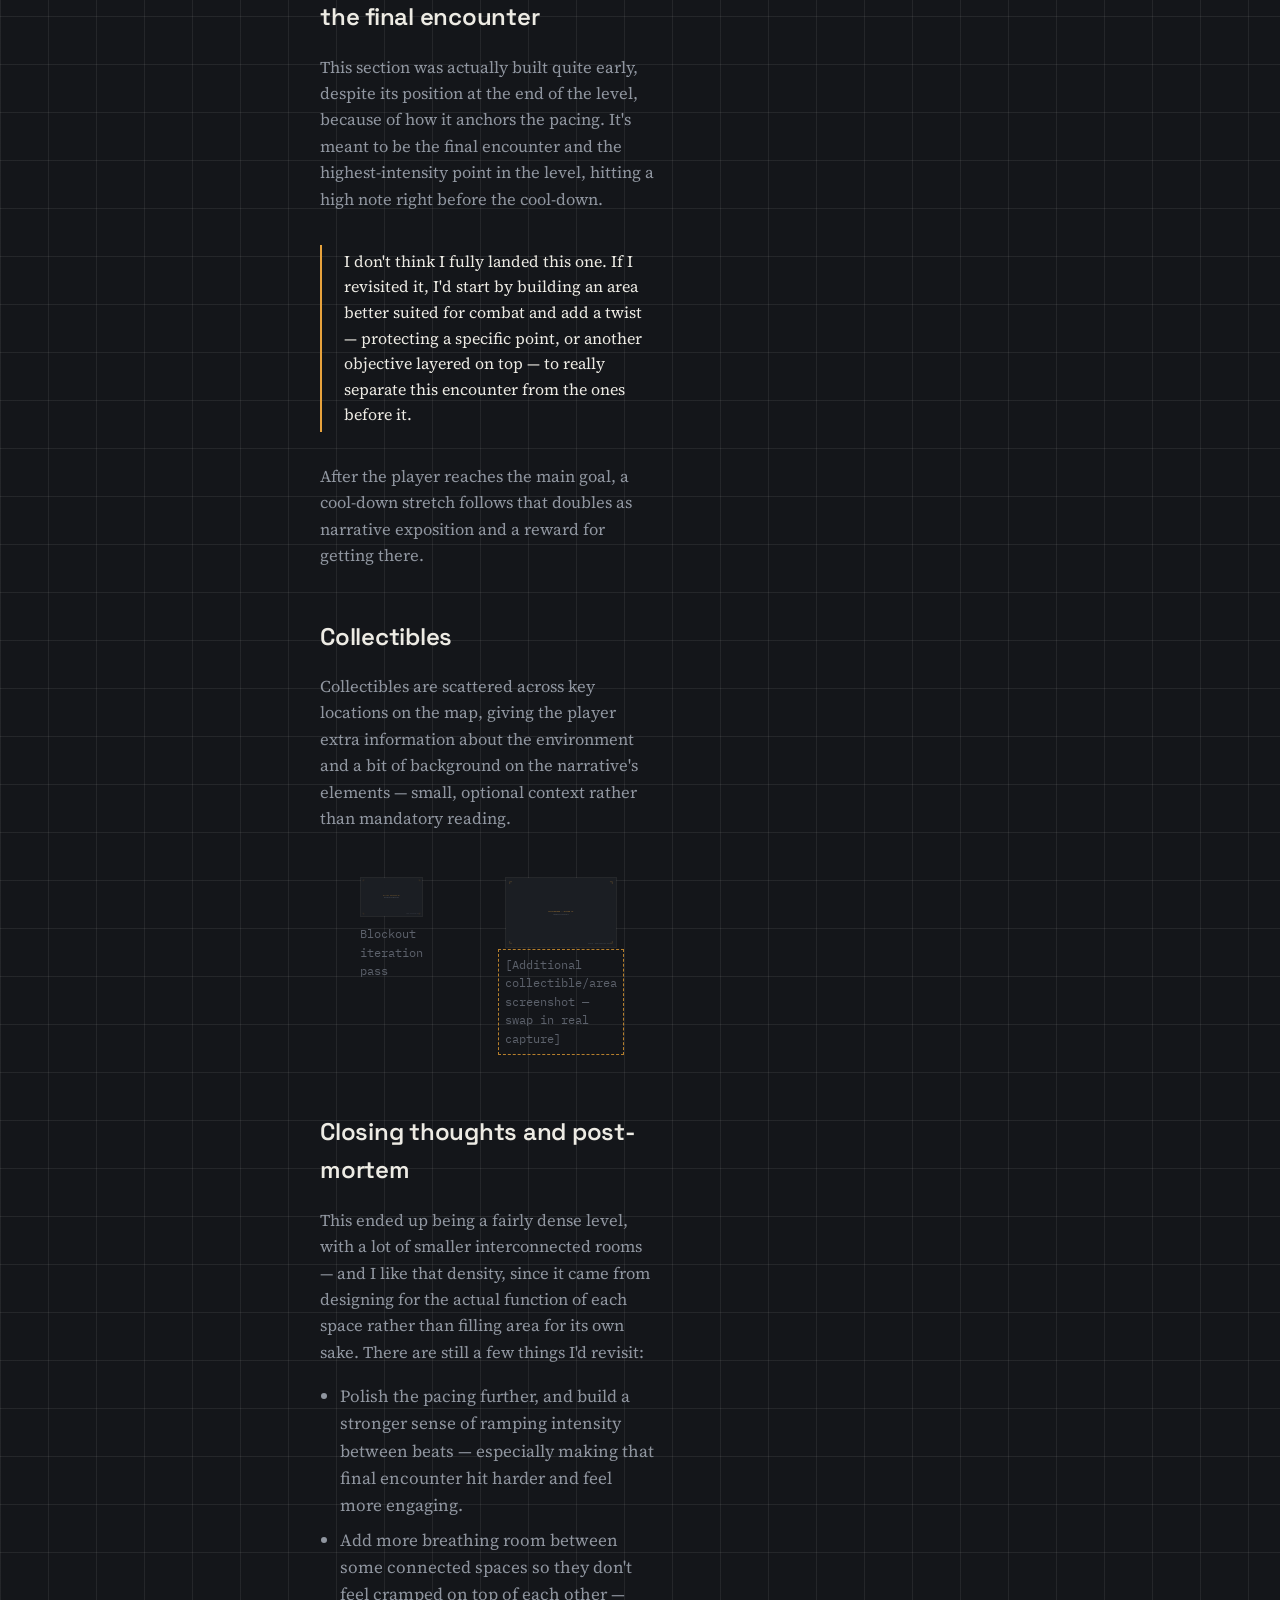
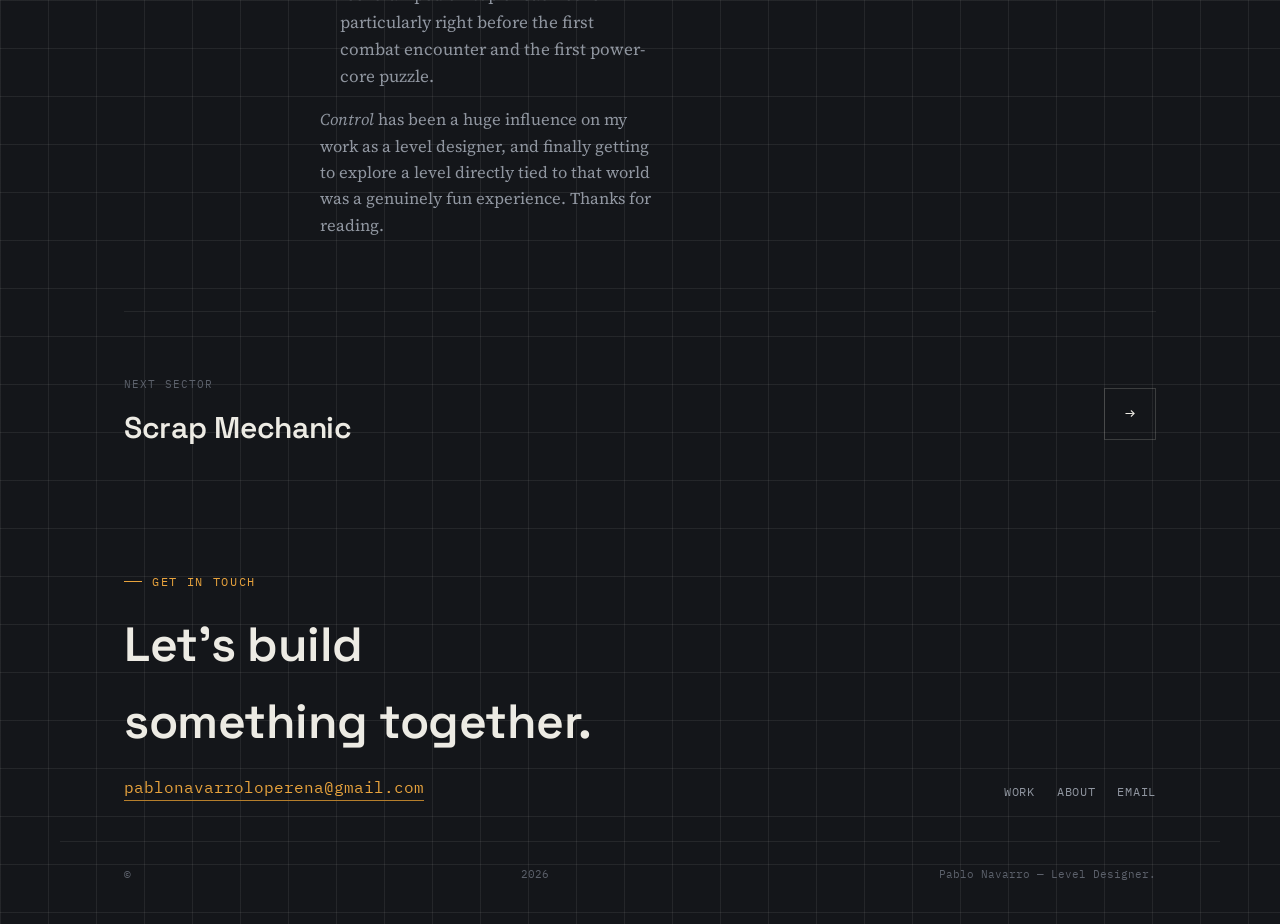
<file: pablo-portfolio/projects/facility.html>
<!DOCTYPE html>
<html lang="en">
<head>
<meta charset="UTF-8">
<meta name="viewport" content="width=device-width, initial-scale=1.0">
<title>The Facility — Pablo Navarro</title>
<meta name="description" content="The Facility: a solo Unreal Engine project recreating elements of Remedy's Control — level design, AI blueprinting, and narrative design by Pablo Navarro.">
<link rel="stylesheet" href="../css/style.css">
</head>
<body>

<header class="site-header">
  <div class="wrap">
    <a href="../index.html" class="brand">PABLO NAVARRO<span>Level Design</span></a>
    <nav class="nav-links">
      <a href="../index.html#work">Work</a>
      <a href="../about.html">About</a>
      <a href="../index.html#contact">Contact</a>
    </nav>
    <button class="nav-toggle" aria-label="Toggle menu" aria-expanded="false">Menu</button>
  </div>
</header>

<section class="project-hero">
  <div class="wrap">
    <div class="breadcrumb"><a href="../index.html#work">Work</a> / Sector 01</div>
    <div class="project-title-row">
      <h1>The Facility</h1>
      <span class="tile-status proto" style="position:static;">Solo / Four weeks</span>
    </div>
    <div class="spec-sheet">
      <div><span class="k">Genre</span><span class="v">Third-person shooter</span></div>
      <div><span class="k">Contribution</span><span class="v">Solo — LD, AI, Narrative</span></div>
      <div><span class="k">Platform</span><span class="v">PC, gamepad support</span></div>
      <div><span class="k">Time</span><span class="v">Four weeks</span></div>
    </div>
    <div class="hero-media">
      <img src="../images/facility-hero.svg" alt="The Facility — project overview, placeholder for real asset ProjectOverview.gif">
    </div>
  </div>
</section>

<section class="project-body">
  <div class="wrap" style="display:grid; grid-template-columns:200px 1fr; gap:56px;">
    <div class="rail">
      On this page<br><br>
      01 — Summary<br>
      02 — Concept<br>
      03 — Structure<br>
      04 — Area breakdown<br>
      05 — Combat<br>
      06 — Systems<br>
      07 — Enemy AI<br>
      08 — Narrative<br>
      09 — Post-mortem
    </div>
    <div class="prose">

      <h2>Summary</h2>
      <p>Players venture inside a hidden paranormal containment facility, searching for the source of its corruption. The level runs on a simple three-part loop: <strong>exploration</strong>, where the player investigates and finds clues about what happened there; <strong>reward</strong>, where a discovery opens a new area or exposes more narrative; and <strong>blocker</strong>, where a combat event or puzzle holds up progress until it's solved.</p>

      <div class="tag-list">
        <span class="tag">Single Player</span>
        <span class="tag">Third Person</span>
        <span class="tag">10–15 min</span>
        <span class="tag">PC — Gamepad Support</span>
      </div>

      <h2>Concept</h2>
      <p>This was a solo technical project built to recreate elements of Remedy's 2019 game <em>Control</em> — specifically its environmental interactions and basic enemy behavior. The constraint was one month, both to ship something complete and to get properly familiar with Unreal Engine's tools. Level design and narrative weren't the primary focus, but the world still needed to be a place where those gameplay ingredients could live believably.</p>
      <ul>
        <li>Have working systems and gameplay, not just a pretty blockout.</li>
        <li>Learn Unreal Engine more deeply by exploring its tools directly.</li>
        <li>Develop a level with real narrative intent behind it.</li>
        <li>Have fun with it.</li>
      </ul>

      <h2>Structure</h2>
      <p>I followed a four-part pacing structure to give the level a rhythm — pacing is one of the aspects of level design I care most about, since it shapes the player's experience directly, not just the space around them.</p>
      <div class="shot-grid">
        <figure style="grid-column: span 2;">
          <div class="callout" style="margin:0;">
            <strong>Introduction</strong> — familiarize the player with controls, mechanics, and the narrative hook.<br><br>
            <strong>Development</strong> — grow what the player already knows, layering in complexity and a twist on the mechanics while the narrative builds toward a high-intensity point.<br><br>
            <strong>Twist</strong> — the highest-intensity beat, combat and narrative both. The player reaches the main goal but is handed a new challenge on top of it.<br><br>
            <strong>Ending</strong> — a post-climax stretch that gradually lowers intensity and paces the player down to a narrative conclusion.
          </div>
        </figure>
      </div>

      <h2>Area breakdown</h2>
      <p>Researching Brutalist architecture and gathering references was the first stop before blockout — its symmetry and repetition translated well into patterns that help depth perception and let the player build a mental map of the space.</p>

      <h3 style="font-family:var(--f-display); font-size:19px; margin:28px 0 10px; color:var(--text);">The Gas Station</h3>
      <p>The level opens in an open, explorable area — setting expectations and teaching the player how to approach the level, while giving them a first taste of the golden path without forcing it. It's big enough to hold secrets and hidden paths, but small enough that its structure and explorable spaces stay legible. The intent was to let the player explore, get used to the mechanics, interact with a few objects, and get curious enough to chase collectibles.</p>
      <div class="shot-grid">
        <figure>
          <img src="../images/facility-gas-station.svg" alt="Gas Station overview, placeholder for real asset GasStationOverview.gif">
          <figcaption>Gas Station overview</figcaption>
        </figure>
        <figure>
          <img src="../images/facility-gas-station-transform.svg" alt="Gas Station transformation, placeholder for real asset GasStationTransformation.gif">
          <figcaption>Gas Station — blockout transformation</figcaption>
        </figure>
      </div>
      <div class="callout">When the player approaches the singing trout, it asks them to find a TV and place it nearby — no foundation personnel has given it its daily TV time. It's a small, silly detail, but narratively it's a chance to expand the world with a branching moment, so the space doesn't feel like one isolated event.</div>

      <h3 style="font-family:var(--f-display); font-size:19px; margin:28px 0 10px; color:var(--text);">AWE Exposition Area</h3>
      <p>This area presents the level's main goal, foreshadowing and teasing the space the player eventually has to reach. It's only accessible after solving a puzzle, and functions as a downbeat — a place to take in the narrative and hunt collectibles at a slower pace, incentivized enough that the player lingers for a few minutes.</p>
      <p>Since the next major beat is a combat encounter, I placed a control point (save area) nearby as a safety net if the player fails or wants to come back later — and because it sits between two major areas, it also lets the player move between landmarks easily and avoid backtracking.</p>

      <h2>Combat</h2>
      <p>The goal was to keep the player moving — either by pinching them between enemies, or by giving them a clear line of sight or better cover to fight from. For flying enemies specifically, the area has a double-height space so players can reach their altitude and deal with them more efficiently, instead of fighting straight upward the whole time.</p>
      <p>Ground enemies needed a constant flow of pressure — opening opportunities, then closing them and cutting sightlines, so the encounter couldn't collapse into the player camping one spot or finding a single-location solution.</p>

      <h2>Systems — power core &amp; door scripting</h2>
      <p>The project's base came from a Game Dev Pantry breakdown of <em>Control's</em> telekinesis, which I reverse-engineered further to add an interaction system and gun shooting on top. Doors act as the obvious blockers preventing progress, which is why I focused the interaction system around them.</p>
      <p>Building one shared interaction system as the core — used across collectibles, throwables, power cores, and doors — saved a lot of time versus writing separate scripts for each, and meant everything could connect easily: a collectible pickup can open a door, a power core can spawn a collectible, and so on.</p>
      <div class="callout">Using power cores to unlock doors touches all three pillars I set at the start of the project — it's fun on its own, it engages directly with the telekinesis mechanic, and pairing it with a locked door forces exploration rather than letting the player brute-force past it.</div>
      <div class="shot-grid">
        <figure>
          <img src="../images/facility-power-core.svg" alt="Power Core test, placeholder for real asset PowerCoreTest.gif">
          <figcaption>Power core interaction test</figcaption>
        </figure>
        <figure>
          <img src="../images/facility-exec-office.svg" alt="Executive Office area, placeholder for real assets ExecOffice.gif / ExecOverview.gif">
          <figcaption>Executive Office — area overview</figcaption>
        </figure>
      </div>

      <h2>Enemy AI</h2>
      <p>Tackling AI felt intimidating at first, so I broke it into parts and focused on the piece I could get the most out of: enemy positioning. In <em>Control</em>, enemies spread out and use the space to promote player movement — that behavior was what I wanted to recreate.</p>
      <p>After digging into the documentation, Unreal's environment query system looked like the best fit for the time I had. It takes the player's position as a reference point, draws nine spheres around the enemy, and reads the surrounding terrain for cover opportunities based on asset height. That was enough to approximate <em>Control's</em> smarter enemy behavior. I also built a flying-enemy placeholder to represent enemy variation, with spawning handled through trigger volumes and defined spawn locations — a random number of ground enemies per trigger, while flying enemies were always placed manually in the editor.</p>
      <div class="shot-grid full">
        <figure>
          <img src="../images/facility-node-network.svg" alt="AI query node network, placeholder for real asset NodeNetwork.png">
          <figcaption>Environment query system — node network</figcaption>
        </figure>
      </div>

      <h2>Narrative — the containment hub</h2>
      <p>This area answers the question of how the level fits into a larger project with other branches — a hub-like space with room to branch outward, plus another save location and a connection to an easter egg / side quest for this shorter-scale build.</p>
      <p>From there I went back to the narrative and made sure every area had a reason to exist, asking: how would the Bureau exploit this entity for its own advantage? What would a supernatural office actually require, and how does that map onto a real one? That led me to a list — archives, a containment facility — which I matched back against references. The Archive sector in <em>Control</em> was a heavy influence here, specifically how condensed the offices feel and how the space is presented.</p>
      <p>Along the way, I also stepped outside the main design work to write, design, and voice-act a short "side quest" moment for the player myself. Smaller beats like that — ones with humor, or that shift the overall structure for a moment — tend to be the most memorable, and they're worth the detour. As developers, we should be having fun with what we're making too.</p>

      <h2>AWE Containment Facility — the final encounter</h2>
      <p>This section was actually built quite early, despite its position at the end of the level, because of how it anchors the pacing. It's meant to be the final encounter and the highest-intensity point in the level, hitting a high note right before the cool-down.</p>
      <div class="callout">I don't think I fully landed this one. If I revisited it, I'd start by building an area better suited for combat and add a twist — protecting a specific point, or another objective layered on top — to really separate this encounter from the ones before it.</div>
      <p>After the player reaches the main goal, a cool-down stretch follows that doubles as narrative exposition and a reward for getting there.</p>

      <h2>Collectibles</h2>
      <p>Collectibles are scattered across key locations on the map, giving the player extra information about the environment and a bit of background on the narrative's elements — small, optional context rather than mandatory reading.</p>
      <div class="shot-grid">
        <figure>
          <img src="../images/facility-iteration.svg" alt="Blockout iteration, placeholder for real asset IterationGIF.gif">
          <figcaption>Blockout iteration pass</figcaption>
        </figure>
        <figure>
          <img src="../images/facility-thumb.svg" alt="Additional collectible screenshot placeholder">
          <figcaption class="needs-edit">[Additional collectible/area screenshot — swap in real capture]</figcaption>
        </figure>
      </div>

      <h2>Closing thoughts and post-mortem</h2>
      <p>This ended up being a fairly dense level, with a lot of smaller interconnected rooms — and I like that density, since it came from designing for the actual function of each space rather than filling area for its own sake. There are still a few things I'd revisit:</p>
      <ul>
        <li>Polish the pacing further, and build a stronger sense of ramping intensity between beats — especially making that final encounter hit harder and feel more engaging.</li>
        <li>Add more breathing room between some connected spaces so they don't feel cramped on top of each other — particularly right before the first combat encounter and the first power-core puzzle.</li>
      </ul>
      <p><em>Control</em> has been a huge influence on my work as a level designer, and finally getting to explore a level directly tied to that world was a genuinely fun experience. Thanks for reading.</p>

    </div>
  </div>
</section>

<div class="wrap">
  <div class="next-project" style="border-top:1px solid var(--line);">
    <div>
      <span class="label">Next sector</span>
      <h3>Scrap Mechanic</h3>
    </div>
    <a href="scrap-mechanic.html">
      <span class="arrow-box">→</span>
    </a>
  </div>
</div>

<footer class="site-footer" id="contact">
  <div class="wrap">
    <div class="footer-contact">
      <div class="eyebrow">Get in touch</div>
      <h2 style="margin-top:16px;">Let's build<br>something together.</h2>
      <a class="email" href="mailto:pablonavarroloperena@gmail.com">pablonavarroloperena@gmail.com</a>
    </div>
    <div class="footer-links">
      <a href="../index.html#work">Work</a>
      <a href="../about.html">About</a>
      <a href="mailto:pablonavarroloperena@gmail.com">Email</a>
    </div>
  </div>
  <div class="wrap footer-meta">
    © <span id="year"></span> Pablo Navarro — Level Designer.
  </div>
</footer>

<script src="../js/nav.js"></script>
<script>document.getElementById('year').textContent = new Date().getFullYear();</script>
</body>
</html>
</file>
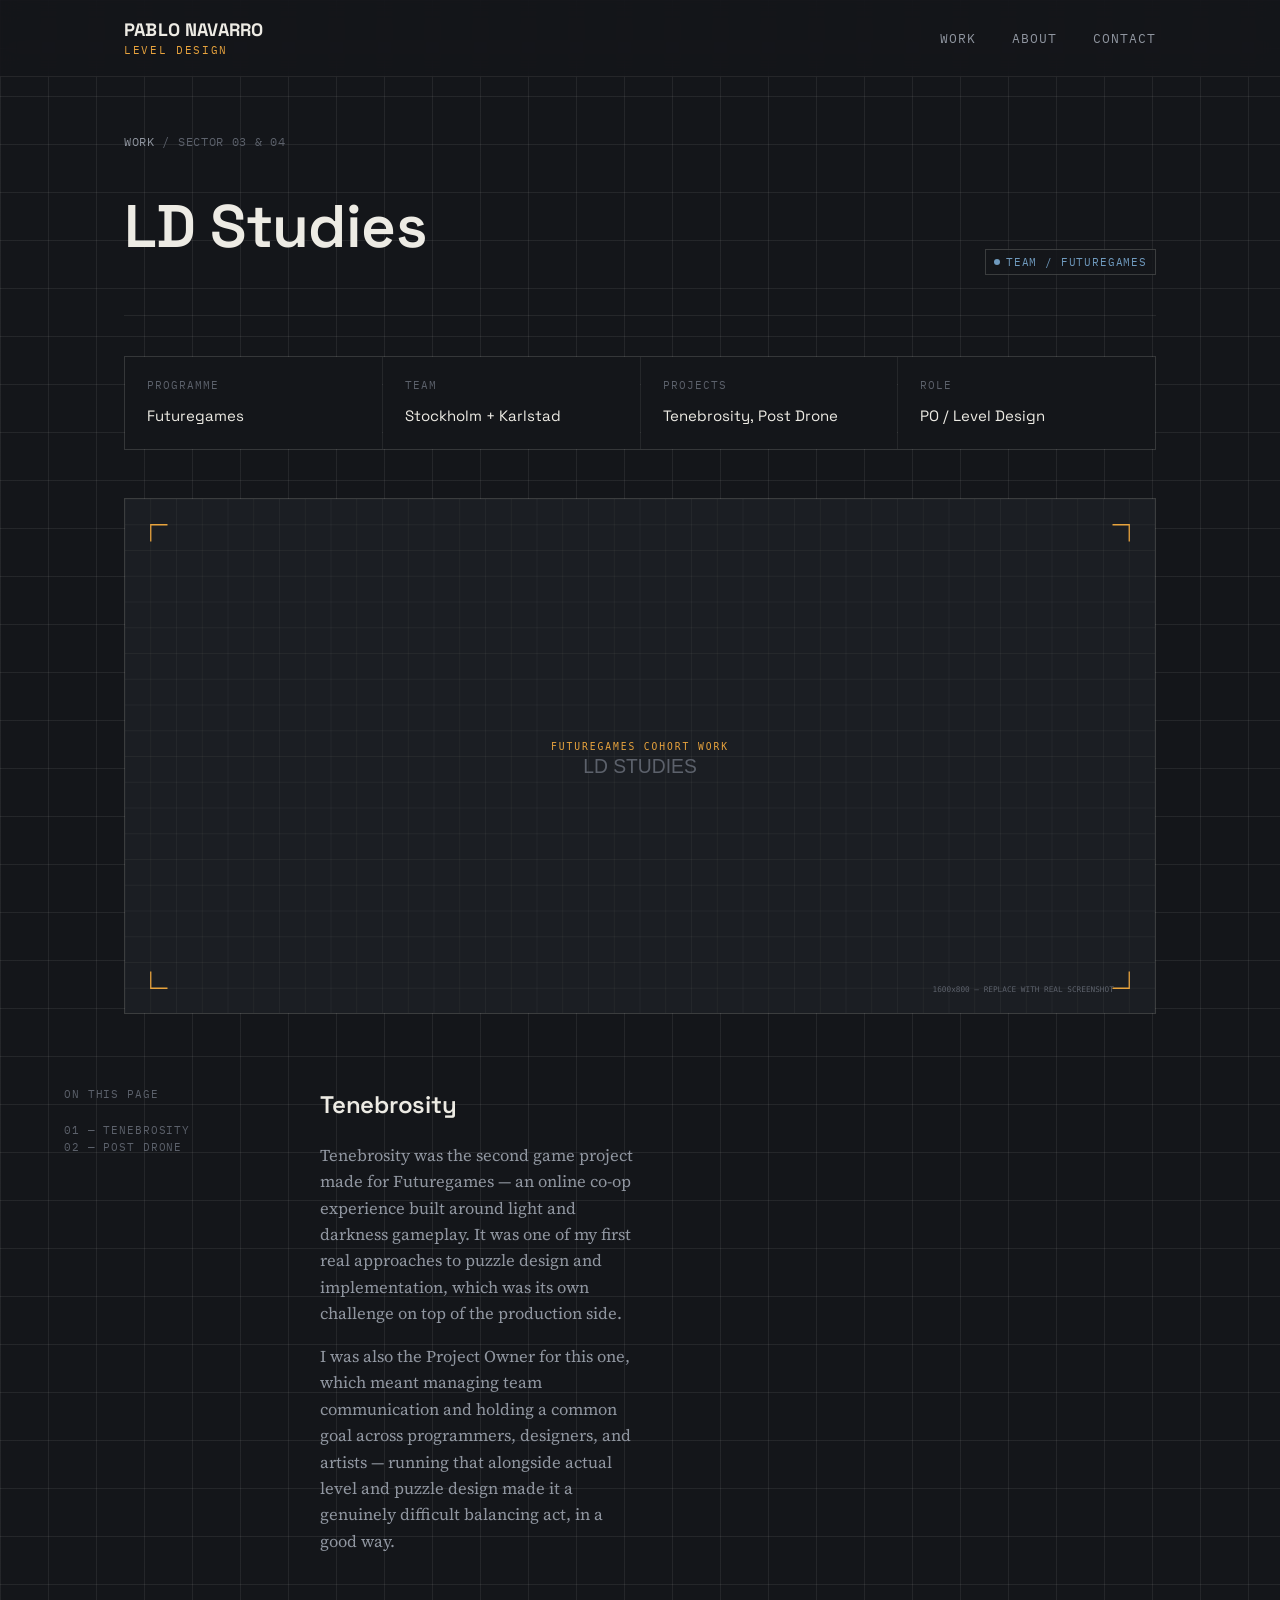
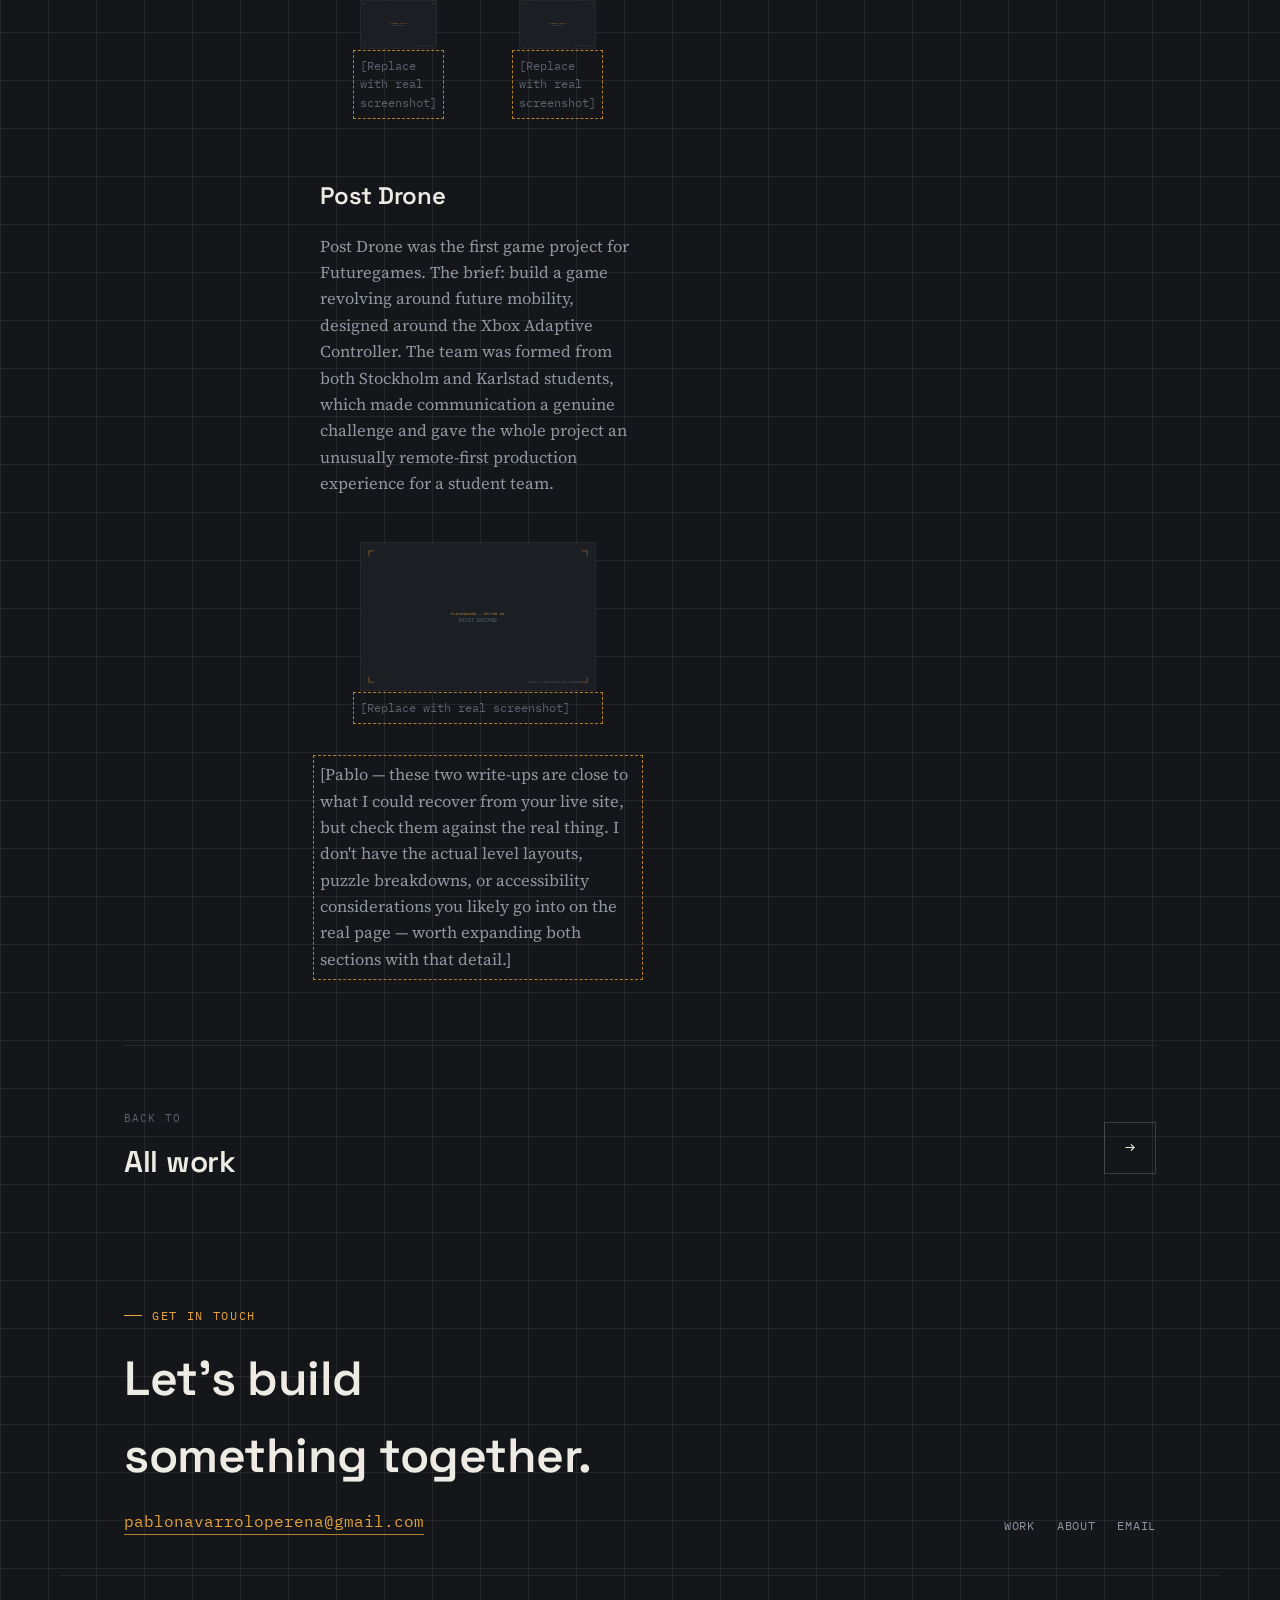
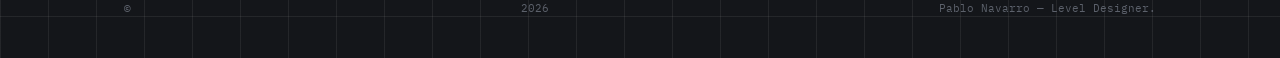
<file: pablo-portfolio/projects/ld-studies.html>
<!DOCTYPE html>
<html lang="en">
<head>
<meta charset="UTF-8">
<meta name="viewport" content="width=device-width, initial-scale=1.0">
<title>LD Studies — Pablo Navarro</title>
<meta name="description" content="Tenebrosity and Post Drone — Futuregames team projects by level designer Pablo Navarro.">
<link rel="stylesheet" href="../css/style.css">
</head>
<body>

<header class="site-header">
  <div class="wrap">
    <a href="../index.html" class="brand">PABLO NAVARRO<span>Level Design</span></a>
    <nav class="nav-links">
      <a href="../index.html#work">Work</a>
      <a href="../about.html">About</a>
      <a href="../index.html#contact">Contact</a>
    </nav>
    <button class="nav-toggle" aria-label="Toggle menu" aria-expanded="false">Menu</button>
  </div>
</header>

<section class="project-hero">
  <div class="wrap">
    <div class="breadcrumb"><a href="../index.html#work">Work</a> / Sector 03 &amp; 04</div>
    <div class="project-title-row">
      <h1>LD Studies</h1>
      <span class="tile-status team" style="position:static;">Team / Futuregames</span>
    </div>
    <div class="spec-sheet">
      <div><span class="k">Programme</span><span class="v">Futuregames</span></div>
      <div><span class="k">Team</span><span class="v">Stockholm + Karlstad</span></div>
      <div><span class="k">Projects</span><span class="v">Tenebrosity, Post Drone</span></div>
      <div><span class="k">Role</span><span class="v">PO / Level Design</span></div>
    </div>
    <div class="hero-media">
      <img src="../images/ldstudies-hero.svg" alt="LD Studies — placeholder">
    </div>
  </div>
</section>

<section class="project-body">
  <div class="wrap" style="display:grid; grid-template-columns:200px 1fr; gap:56px;">
    <div class="rail">On this page<br><br>01 — Tenebrosity<br>02 — Post Drone</div>
    <div class="prose">

      <h2 id="tenebrosity">Tenebrosity</h2>
      <p>Tenebrosity was the second game project made for Futuregames — an online co-op experience built around light and darkness gameplay. It was one of my first real approaches to puzzle design and implementation, which was its own challenge on top of the production side.</p>
      <p>I was also the Project Owner for this one, which meant managing team communication and holding a common goal across programmers, designers, and artists — running that alongside actual level and puzzle design made it a genuinely difficult balancing act, in a good way.</p>

      <div class="shot-grid">
        <figure>
          <img src="../images/tenebrosity-thumb.svg" alt="Tenebrosity screenshot, placeholder 1">
          <figcaption class="needs-edit">[Replace with real screenshot]</figcaption>
        </figure>
        <figure>
          <img src="../images/tenebrosity-thumb.svg" alt="Tenebrosity screenshot, placeholder 2">
          <figcaption class="needs-edit">[Replace with real screenshot]</figcaption>
        </figure>
      </div>

      <h2 id="post-drone">Post Drone</h2>
      <p>Post Drone was the first game project for Futuregames. The brief: build a game revolving around future mobility, designed around the Xbox Adaptive Controller. The team was formed from both Stockholm and Karlstad students, which made communication a genuine challenge and gave the whole project an unusually remote-first production experience for a student team.</p>

      <div class="shot-grid full">
        <figure>
          <img src="../images/postdrone-thumb.svg" alt="Post Drone screenshot, placeholder">
          <figcaption class="needs-edit">[Replace with real screenshot]</figcaption>
        </figure>
      </div>

      <p class="needs-edit">[Pablo — these two write-ups are close to what I could recover from your live site, but check them against the real thing. I don't have the actual level layouts, puzzle breakdowns, or accessibility considerations you likely go into on the real page — worth expanding both sections with that detail.]</p>

    </div>
  </div>
</section>

<div class="wrap">
  <div class="next-project" style="border-top:1px solid var(--line);">
    <div>
      <span class="label">Back to</span>
      <h3>All work</h3>
    </div>
    <a href="../index.html#work">
      <span class="arrow-box">→</span>
    </a>
  </div>
</div>

<footer class="site-footer" id="contact">
  <div class="wrap">
    <div class="footer-contact">
      <div class="eyebrow">Get in touch</div>
      <h2 style="margin-top:16px;">Let's build<br>something together.</h2>
      <a class="email" href="mailto:pablonavarroloperena@gmail.com">pablonavarroloperena@gmail.com</a>
    </div>
    <div class="footer-links">
      <a href="../index.html#work">Work</a>
      <a href="../about.html">About</a>
      <a href="mailto:pablonavarroloperena@gmail.com">Email</a>
    </div>
  </div>
  <div class="wrap footer-meta">
    © <span id="year"></span> Pablo Navarro — Level Designer.
  </div>
</footer>

<script src="../js/nav.js"></script>
<script>document.getElementById('year').textContent = new Date().getFullYear();</script>
</body>
</html>
</file>
<file: pablo-portfolio/css/style.css>
/* ============================================================
   PABLO NAVARRO — LEVEL DESIGN PORTFOLIO
   Design concept: a "level-select / mission briefing" document.
   Blockout-marker amber accent, blueprint grid texture, HUD-style
   corner brackets on imagery, monospace technical readouts.
   ============================================================ */

@import url('https://fonts.googleapis.com/css2?family=Space+Grotesk:wght@400;500;600;700&family=Source+Serif+4:ital,opsz,wght@0,8..60,400;0,8..60,500;1,8..60,400&family=IBM+Plex+Mono:wght@400;500&display=swap');

:root {
  /* ---- color tokens ---- */
  --bg:            #14161a;
  --bg-panel:      #1b1e23;
  --bg-panel-2:    #22262c;
  --line:          rgba(237, 235, 228, 0.08);
  --line-strong:   rgba(237, 235, 228, 0.18);
  --text:          #edebe4;
  --text-muted:    #9096a0;
  --text-faint:    #5c616b;
  --accent:        #e8a33d;
  --accent-dim:    #b67f2c;
  --accent-soft:   rgba(232, 163, 61, 0.12);
  --status-shipped:#6fbe8f;
  --status-proto:  #e8a33d;
  --status-team:   #6f9abe;

  /* ---- type tokens ---- */
  --f-display: 'Space Grotesk', sans-serif;
  --f-body:    'Source Serif 4', Georgia, serif;
  --f-mono:    'IBM Plex Mono', monospace;

  /* ---- layout tokens ---- */
  --maxw: 1160px;
  --gutter: clamp(20px, 5vw, 64px);
  --radius: 2px;
}

* { box-sizing: border-box; }
html { scroll-behavior: smooth; }

body {
  margin: 0;
  background: var(--bg);
  background-image:
    linear-gradient(var(--line) 1px, transparent 1px),
    linear-gradient(90deg, var(--line) 1px, transparent 1px);
  background-size: 48px 48px;
  color: var(--text);
  font-family: var(--f-body);
  font-size: 17px;
  line-height: 1.6;
  -webkit-font-smoothing: antialiased;
}

img { max-width: 100%; display: block; }

a { color: inherit; text-decoration: none; }

::selection { background: var(--accent-soft); color: var(--accent); }

/* Respect reduced motion */
@media (prefers-reduced-motion: reduce) {
  * { animation-duration: 0.001ms !important; transition-duration: 0.001ms !important; }
  html { scroll-behavior: auto; }
}

:focus-visible {
  outline: 2px solid var(--accent);
  outline-offset: 3px;
}

.wrap {
  max-width: var(--maxw);
  margin: 0 auto;
  padding: 0 var(--gutter);
}

.eyebrow {
  font-family: var(--f-mono);
  font-size: 12px;
  letter-spacing: 0.14em;
  text-transform: uppercase;
  color: var(--accent);
  display: flex;
  align-items: center;
  gap: 10px;
}
.eyebrow::before {
  content: "";
  width: 18px;
  height: 1px;
  background: var(--accent);
  display: inline-block;
}

h1, h2, h3, h4 {
  font-family: var(--f-display);
  font-weight: 600;
  letter-spacing: -0.01em;
  margin: 0;
  color: var(--text);
}

p { margin: 0 0 1em; color: var(--text-muted); }
p:last-child { margin-bottom: 0; }

/* ---------------------------------------------------------
   NAV
   --------------------------------------------------------- */
.site-header {
  position: sticky;
  top: 0;
  z-index: 40;
  background: rgba(20, 22, 26, 0.86);
  backdrop-filter: blur(10px);
  border-bottom: 1px solid var(--line);
}
.site-header .wrap {
  display: flex;
  align-items: center;
  justify-content: space-between;
  height: 76px;
}
.brand {
  font-family: var(--f-display);
  font-weight: 700;
  font-size: 18px;
  letter-spacing: 0.01em;
  display: flex;
  flex-direction: column;
  line-height: 1.15;
}
.brand span {
  font-family: var(--f-mono);
  font-weight: 400;
  font-size: 10.5px;
  letter-spacing: 0.16em;
  color: var(--accent);
  text-transform: uppercase;
  margin-top: 3px;
}
.nav-links {
  display: flex;
  gap: 36px;
  font-family: var(--f-mono);
  font-size: 12.5px;
  letter-spacing: 0.08em;
  text-transform: uppercase;
}
.nav-links a {
  color: var(--text-muted);
  position: relative;
  padding: 4px 0;
  transition: color 0.15s ease;
}
.nav-links a:hover, .nav-links a[aria-current="page"] { color: var(--text); }
.nav-links a[aria-current="page"]::after {
  content: "";
  position: absolute;
  left: 0; right: 0; bottom: -2px;
  height: 2px;
  background: var(--accent);
}
.nav-toggle {
  display: none;
  background: none;
  border: 1px solid var(--line-strong);
  color: var(--text);
  font-family: var(--f-mono);
  font-size: 11px;
  padding: 8px 12px;
  letter-spacing: 0.08em;
  text-transform: uppercase;
}

@media (max-width: 760px) {
  .nav-links {
    position: absolute;
    top: 76px; left: 0; right: 0;
    flex-direction: column;
    gap: 0;
    background: var(--bg-panel);
    border-bottom: 1px solid var(--line);
    max-height: 0;
    overflow: hidden;
    transition: max-height 0.25s ease;
  }
  .nav-links.open { max-height: 260px; }
  .nav-links a { padding: 16px var(--gutter); border-bottom: 1px solid var(--line); }
  .nav-toggle { display: block; }
}

/* ---------------------------------------------------------
   HERO
   --------------------------------------------------------- */
.hero {
  padding: 96px 0 72px;
  border-bottom: 1px solid var(--line);
  position: relative;
}
.hero .eyebrow { margin-bottom: 22px; }
.hero h1 {
  font-size: clamp(42px, 7vw, 84px);
  line-height: 0.98;
}
.hero h1 em {
  font-style: normal;
  color: var(--accent);
}
.hero .lede {
  font-family: var(--f-body);
  font-size: clamp(17px, 2vw, 20px);
  color: var(--text-muted);
  max-width: 46ch;
  margin-top: 26px;
}
.hero-meta {
  display: flex;
  gap: 40px;
  margin-top: 48px;
  flex-wrap: wrap;
  font-family: var(--f-mono);
  font-size: 12px;
}
.hero-meta div { display: flex; flex-direction: column; gap: 6px; }
.hero-meta .k { color: var(--text-faint); letter-spacing: 0.1em; text-transform: uppercase; }
.hero-meta .v { color: var(--text); font-size: 13px; }

/* ---------------------------------------------------------
   SECTION HEADINGS
   --------------------------------------------------------- */
.section {
  padding: 88px 0;
  border-bottom: 1px solid var(--line);
}
.section-head {
  display: flex;
  justify-content: space-between;
  align-items: flex-end;
  gap: 24px;
  margin-bottom: 48px;
  flex-wrap: wrap;
}
.section-head h2 { font-size: clamp(28px, 4vw, 38px); }
.section-head .count {
  font-family: var(--f-mono);
  font-size: 12px;
  color: var(--text-faint);
  letter-spacing: 0.08em;
}

/* ---------------------------------------------------------
   LEVEL-SELECT PROJECT GRID
   --------------------------------------------------------- */
.level-grid {
  display: grid;
  grid-template-columns: repeat(2, 1fr);
  gap: 1px;
  background: var(--line);
  border: 1px solid var(--line);
}
@media (max-width: 720px) {
  .level-grid { grid-template-columns: 1fr; }
}

.tile {
  background: var(--bg);
  display: block;
  padding: 0;
  position: relative;
  transition: background 0.2s ease;
}
.tile:hover { background: var(--bg-panel); }

.tile-media {
  position: relative;
  aspect-ratio: 16/10;
  overflow: hidden;
  border-bottom: 1px solid var(--line);
}
.tile-media img {
  width: 100%; height: 100%; object-fit: cover;
  filter: grayscale(35%) contrast(1.05);
  transition: filter 0.3s ease, transform 0.4s ease;
}
.tile:hover .tile-media img { filter: grayscale(0%) contrast(1.05); transform: scale(1.03); }

.tile-media .bracket {
  position: absolute;
  width: 20px; height: 20px;
  border-color: var(--accent);
  border-style: solid;
  opacity: 0;
  transition: opacity 0.2s ease;
}
.tile:hover .tile-media .bracket { opacity: 1; }
.bracket.tl { top: 10px; left: 10px; border-width: 2px 0 0 2px; }
.bracket.tr { top: 10px; right: 10px; border-width: 2px 2px 0 0; }
.bracket.bl { bottom: 10px; left: 10px; border-width: 0 0 2px 2px; }
.bracket.br { bottom: 10px; right: 10px; border-width: 0 2px 2px 0; }

.tile-sector {
  position: absolute;
  top: 12px; left: 12px;
  font-family: var(--f-mono);
  font-size: 11px;
  letter-spacing: 0.1em;
  background: rgba(20,22,26,0.82);
  color: var(--accent);
  padding: 4px 8px;
  border: 1px solid var(--line-strong);
}

.tile-status {
  position: absolute;
  top: 12px; right: 12px;
  font-family: var(--f-mono);
  font-size: 10.5px;
  letter-spacing: 0.08em;
  text-transform: uppercase;
  padding: 4px 8px;
  background: rgba(20,22,26,0.82);
  border: 1px solid var(--line-strong);
  display: flex;
  align-items: center;
  gap: 6px;
}
.tile-status::before {
  content: "";
  width: 6px; height: 6px;
  border-radius: 50%;
  background: var(--dot, var(--status-proto));
}
.tile-status.shipped { --dot: var(--status-shipped); color: var(--status-shipped); }
.tile-status.proto   { --dot: var(--status-proto); color: var(--status-proto); }
.tile-status.team    { --dot: var(--status-team); color: var(--status-team); }

.tile-body { padding: 24px 26px 28px; }
.tile-body h3 {
  font-size: 21px;
  margin-bottom: 8px;
}
.tile-body .role {
  font-family: var(--f-mono);
  font-size: 11.5px;
  color: var(--text-faint);
  letter-spacing: 0.06em;
  text-transform: uppercase;
  margin-bottom: 12px;
}
.tile-body p { font-size: 15px; }

.tile-readout {
  display: flex;
  gap: 22px;
  margin-top: 18px;
  padding-top: 16px;
  border-top: 1px solid var(--line);
  font-family: var(--f-mono);
  font-size: 11px;
  flex-wrap: wrap;
}
.tile-readout div { display: flex; flex-direction: column; gap: 3px; }
.tile-readout .k { color: var(--text-faint); letter-spacing: 0.08em; text-transform: uppercase; }
.tile-readout .v { color: var(--text-muted); }

.tile-cta {
  margin-top: 20px;
  display: inline-flex;
  align-items: center;
  gap: 8px;
  font-family: var(--f-mono);
  font-size: 11.5px;
  letter-spacing: 0.08em;
  text-transform: uppercase;
  color: var(--accent);
}
.tile-cta .arrow { transition: transform 0.15s ease; }
.tile:hover .tile-cta .arrow { transform: translateX(4px); }

/* ---------------------------------------------------------
   ABOUT TEASER / GENERIC TWO-COL
   --------------------------------------------------------- */
.two-col {
  display: grid;
  grid-template-columns: 0.9fr 1.1fr;
  gap: 64px;
}
@media (max-width: 780px) {
  .two-col { grid-template-columns: 1fr; gap: 36px; }
}
.frame {
  border: 1px solid var(--line-strong);
  position: relative;
  aspect-ratio: 4/5;
  overflow: hidden;
  background: var(--bg-panel);
}
.frame img { width: 100%; height: 100%; object-fit: cover; filter: grayscale(30%); }
.frame::before, .frame::after {
  content: "";
  position: absolute;
  width: 26px; height: 26px;
  border-color: var(--accent);
  border-style: solid;
  z-index: 2;
}
.frame::before { top: 12px; left: 12px; border-width: 2px 0 0 2px; }
.frame::after { bottom: 12px; right: 12px; border-width: 0 2px 2px 0; }

.lead-text { font-size: 19px; color: var(--text); font-family: var(--f-body); }
.lead-text + p { margin-top: 18px; }

.tag-list { display: flex; flex-wrap: wrap; gap: 8px; margin-top: 22px; }
.tag {
  font-family: var(--f-mono);
  font-size: 11px;
  letter-spacing: 0.06em;
  text-transform: uppercase;
  border: 1px solid var(--line-strong);
  padding: 6px 10px;
  color: var(--text-muted);
}

.cta-btn {
  display: inline-flex;
  align-items: center;
  gap: 10px;
  margin-top: 32px;
  font-family: var(--f-mono);
  font-size: 12.5px;
  letter-spacing: 0.08em;
  text-transform: uppercase;
  color: var(--bg);
  background: var(--accent);
  padding: 13px 22px;
  border: 1px solid var(--accent);
  transition: background 0.15s ease, color 0.15s ease;
}
.cta-btn:hover { background: transparent; color: var(--accent); }
.cta-btn.ghost { background: transparent; color: var(--text); border-color: var(--line-strong); }
.cta-btn.ghost:hover { border-color: var(--accent); color: var(--accent); }

/* ---------------------------------------------------------
   FOOTER
   --------------------------------------------------------- */
.site-footer {
  padding: 56px 0 40px;
}
.site-footer .wrap {
  display: flex;
  justify-content: space-between;
  align-items: flex-end;
  flex-wrap: wrap;
  gap: 24px;
}
.footer-contact h2 {
  font-size: clamp(30px, 5vw, 48px);
}
.footer-contact a.email {
  font-family: var(--f-mono);
  color: var(--accent);
  font-size: 16px;
  margin-top: 14px;
  display: inline-block;
  border-bottom: 1px solid var(--accent-dim);
}
.footer-links {
  display: flex;
  gap: 22px;
  font-family: var(--f-mono);
  font-size: 12px;
  letter-spacing: 0.06em;
  text-transform: uppercase;
}
.footer-links a { color: var(--text-muted); }
.footer-links a:hover { color: var(--accent); }
.footer-meta {
  font-family: var(--f-mono);
  font-size: 11px;
  color: var(--text-faint);
  margin-top: 40px;
  padding-top: 24px;
  border-top: 1px solid var(--line);
}

/* ---------------------------------------------------------
   PROJECT / CASE STUDY PAGE
   --------------------------------------------------------- */
.project-hero {
  padding: 56px 0 0;
}
.breadcrumb {
  font-family: var(--f-mono);
  font-size: 11.5px;
  color: var(--text-faint);
  letter-spacing: 0.06em;
  text-transform: uppercase;
  margin-bottom: 28px;
}
.breadcrumb a { color: var(--text-muted); }
.breadcrumb a:hover { color: var(--accent); }

.project-title-row {
  display: flex;
  justify-content: space-between;
  align-items: flex-end;
  gap: 24px;
  flex-wrap: wrap;
  padding-bottom: 40px;
  border-bottom: 1px solid var(--line);
}
.project-title-row h1 { font-size: clamp(36px, 6vw, 60px); max-width: 16ch; }

.spec-sheet {
  display: grid;
  grid-template-columns: repeat(4, 1fr);
  gap: 1px;
  background: var(--line);
  border: 1px solid var(--line);
  margin-top: 40px;
}
@media (max-width: 700px) { .spec-sheet { grid-template-columns: repeat(2, 1fr); } }
.spec-sheet div { background: var(--bg); padding: 20px 22px; }
.spec-sheet .k {
  font-family: var(--f-mono);
  font-size: 10.5px;
  color: var(--text-faint);
  letter-spacing: 0.1em;
  text-transform: uppercase;
  margin-bottom: 8px;
  display: block;
}
.spec-sheet .v { font-family: var(--f-display); font-size: 15px; color: var(--text); }

.hero-media {
  margin-top: 48px;
  border: 1px solid var(--line-strong);
  aspect-ratio: 16/8;
  overflow: hidden;
  position: relative;
}
.hero-media img { width: 100%; height: 100%; object-fit: cover; }

.project-body {
  padding: 72px 0;
  display: grid;
  grid-template-columns: 200px 1fr;
  gap: 56px;
}
@media (max-width: 780px) { .project-body { grid-template-columns: 1fr; gap: 24px; } }

.project-body .rail {
  font-family: var(--f-mono);
  font-size: 11px;
  color: var(--text-faint);
  letter-spacing: 0.08em;
  text-transform: uppercase;
  position: sticky;
  top: 100px;
  align-self: start;
}

.prose h2 {
  font-size: 24px;
  margin: 48px 0 18px;
}
.prose h2:first-child { margin-top: 0; }
.prose p { font-size: 16.5px; max-width: 68ch; }
.prose ul { color: var(--text-muted); padding-left: 20px; max-width: 68ch; }
.prose li { margin-bottom: 8px; }

.shot-grid {
  display: grid;
  grid-template-columns: 1fr 1fr;
  gap: 2px;
  margin: 28px 0;
}
.shot-grid.full { grid-template-columns: 1fr; }
.shot-grid img { border: 1px solid var(--line); }

figcaption, .caption {
  font-family: var(--f-mono);
  font-size: 11.5px;
  color: var(--text-faint);
  margin-top: 8px;
}

.callout {
  border-left: 2px solid var(--accent);
  padding: 4px 0 4px 22px;
  margin: 32px 0;
  color: var(--text);
  font-size: 16px;
  max-width: 60ch;
}

.next-project {
  padding: 64px 0;
  display: flex;
  justify-content: space-between;
  align-items: center;
  flex-wrap: wrap;
  gap: 20px;
}
.next-project .label {
  font-family: var(--f-mono);
  font-size: 11px;
  color: var(--text-faint);
  letter-spacing: 0.1em;
  text-transform: uppercase;
  margin-bottom: 10px;
  display: block;
}
.next-project h3 { font-size: 30px; }
.next-project a { display: flex; align-items: center; gap: 16px; }
.next-project .arrow-box {
  width: 52px; height: 52px;
  border: 1px solid var(--line-strong);
  display: flex; align-items: center; justify-content: center;
  font-family: var(--f-mono);
  transition: border-color 0.15s ease, color 0.15s ease;
}
.next-project a:hover .arrow-box { border-color: var(--accent); color: var(--accent); }

/* ---------------------------------------------------------
   PLACEHOLDER MARKER (visible in-editor cue, not meant to ship)
   Remove class="needs-edit" once real content is in.
   --------------------------------------------------------- */
.needs-edit { outline: 1px dashed var(--accent-dim); outline-offset: 6px; }

/* ---------------------------------------------------------
   ABOUT PAGE specifics
   --------------------------------------------------------- */
.favorites-list {
  margin-top: 20px;
  display: grid;
  grid-template-columns: 1fr 1fr;
  gap: 10px 24px;
  font-family: var(--f-mono);
  font-size: 13.5px;
}
.favorites-list li { list-style: none; padding: 8px 0; border-bottom: 1px solid var(--line); color: var(--text-muted); }
@media (max-width: 560px) { .favorites-list { grid-template-columns: 1fr; } }

.timeline {
  margin-top: 12px;
}
.timeline .entry {
  display: grid;
  grid-template-columns: 120px 1fr;
  gap: 24px;
  padding: 22px 0;
  border-bottom: 1px solid var(--line);
}
.timeline .entry:first-child { padding-top: 0; }
@media (max-width: 600px) { .timeline .entry { grid-template-columns: 1fr; gap: 6px; } }
.timeline .yr { font-family: var(--f-mono); font-size: 12px; color: var(--accent); letter-spacing: 0.08em; }
.timeline h4 { font-size: 17px; margin-bottom: 6px; }
.timeline p { font-size: 14.5px; }
</file>
<file: css/style.css>
/* ============================================================
   PABLO NAVARRO — LEVEL DESIGN PORTFOLIO
   Design concept: a "level-select / mission briefing" document.
   Blockout-marker amber accent, blueprint grid texture, HUD-style
   corner brackets on imagery, monospace technical readouts.
   ============================================================ */

@import url('https://fonts.googleapis.com/css2?family=Space+Grotesk:wght@400;500;600;700&family=Source+Serif+4:ital,opsz,wght@0,8..60,400;0,8..60,500;1,8..60,400&family=IBM+Plex+Mono:wght@400;500&display=swap');

:root {
  /* ---- color tokens ---- */
  --bg:            #14161a;
  --bg-panel:      #1b1e23;
  --bg-panel-2:    #22262c;
  --line:          rgba(237, 235, 228, 0.08);
  --line-strong:   rgba(237, 235, 228, 0.18);
  --text:          #edebe4;
  --text-muted:    #9096a0;
  --text-faint:    #5c616b;
  --accent:        #e8a33d;
  --accent-dim:    #b67f2c;
  --accent-soft:   rgba(232, 163, 61, 0.12);
  --accent-2:      #DDD7D7; /* secondary accent, text emphasis only (not headers) */
  --status-shipped:#6fbe8f;
  --status-proto:  #e8a33d;
  --status-team:   #6f9abe;

  /* ---- type tokens ---- */
  --f-display: 'Space Grotesk', sans-serif;
  --f-body:    'Source Serif 4', Georgia, serif;
  --f-mono:    'IBM Plex Mono', monospace;

  /* ---- layout tokens ---- */
  --maxw: 1160px;
  --gutter: clamp(20px, 5vw, 64px);
  --radius: 2px;
}

* { box-sizing: border-box; }
html { scroll-behavior: smooth; }

body {
  margin: 0;
  background: var(--bg);
  background-image:
    linear-gradient(var(--line) 1px, transparent 1px),
    linear-gradient(90deg, var(--line) 1px, transparent 1px);
  background-size: 48px 48px;
  color: var(--text);
  font-family: var(--f-body);
  font-size: 17px;
  line-height: 1.6;
  -webkit-font-smoothing: antialiased;
}

img { max-width: 100%; display: block; }

a { color: inherit; text-decoration: none; }

::selection { background: var(--accent-soft); color: var(--accent); }

/* Respect reduced motion */
@media (prefers-reduced-motion: reduce) {
  * { animation-duration: 0.001ms !important; transition-duration: 0.001ms !important; }
  html { scroll-behavior: auto; }
}

:focus-visible {
  outline: 2px solid var(--accent);
  outline-offset: 3px;
}

.wrap {
  max-width: var(--maxw);
  margin: 0 auto;
  padding: 0 var(--gutter);
}

.eyebrow {
  font-family: var(--f-mono);
  font-size: 12px;
  letter-spacing: 0.14em;
  text-transform: uppercase;
  color: var(--accent);
  display: flex;
  align-items: center;
  gap: 10px;
}
.eyebrow::before {
  content: "";
  width: 18px;
  height: 1px;
  background: var(--accent);
  display: inline-block;
}

h1, h2, h3, h4 {
  font-family: var(--f-display);
  font-weight: 600;
  letter-spacing: -0.01em;
  margin: 0;
  color: var(--text);
}

p { margin: 0 0 1em; color: var(--text-muted); }
p:last-child { margin-bottom: 0; }

/* ---------------------------------------------------------
   NAV
   --------------------------------------------------------- */
.site-header {
  position: sticky;
  top: 0;
  z-index: 40;
  background: rgba(20, 22, 26, 0.86);
  backdrop-filter: blur(10px);
  border-bottom: 1px solid var(--line);
}
.site-header .wrap {
  display: flex;
  align-items: center;
  justify-content: space-between;
  height: 76px;
}
.brand {
  font-family: var(--f-display);
  font-weight: 700;
  font-size: 18px;
  letter-spacing: 0.01em;
  display: flex;
  flex-direction: column;
  line-height: 1.15;
}
.brand span {
  font-family: var(--f-mono);
  font-weight: 400;
  font-size: 10.5px;
  letter-spacing: 0.16em;
  color: var(--accent);
  text-transform: uppercase;
  margin-top: 3px;
}
.nav-links {
  display: flex;
  gap: 36px;
  font-family: var(--f-mono);
  font-size: 12.5px;
  letter-spacing: 0.08em;
  text-transform: uppercase;
}
.nav-links a {
  color: var(--text-muted);
  position: relative;
  padding: 4px 0;
  transition: color 0.15s ease;
}
.nav-links a:hover, .nav-links a[aria-current="page"] { color: var(--text); }
.nav-links a.nav-cv { color: var(--accent); }
.nav-links a.nav-cv:hover { color: var(--text); }

/* "Work" dropdown — opens on hover or keyboard focus. */
.nav-dropdown { position: relative; }
.nav-dropdown-toggle::after { content: " \25BE"; font-size: 10px; }
.nav-dropdown-menu {
  display: none;
  flex-direction: column;
  position: absolute;
  top: calc(100% + 18px);
  left: -20px;
  min-width: 230px;
  background: var(--bg-panel);
  border: 1px solid var(--line-strong);
  padding: 8px 0;
}
.nav-dropdown-menu::before { content: ""; position: absolute; left: 0; right: 0; top: -19px; height: 19px; }
.nav-dropdown:hover .nav-dropdown-menu,
.nav-dropdown:focus-within .nav-dropdown-menu { display: flex; }
.nav-dropdown-menu a { padding: 10px 20px; white-space: nowrap; }
.nav-dropdown-menu a:hover { background: var(--bg-panel-2); }
.nav-dropdown-menu a[aria-current="page"] { color: var(--accent); }
.nav-dropdown-menu a[aria-current="page"]::after { display: none; }
.nav-links a[aria-current="page"]::after {
  content: "";
  position: absolute;
  left: 0; right: 0; bottom: -2px;
  height: 2px;
  background: var(--accent);
}
.nav-toggle {
  display: none;
  background: none;
  border: 1px solid var(--line-strong);
  color: var(--text);
  font-family: var(--f-mono);
  font-size: 11px;
  padding: 8px 12px;
  letter-spacing: 0.08em;
  text-transform: uppercase;
}

@media (max-width: 760px) {
  .nav-links {
    position: absolute;
    top: 76px; left: 0; right: 0;
    flex-direction: column;
    gap: 0;
    background: var(--bg-panel);
    border-bottom: 1px solid var(--line);
    max-height: 0;
    overflow: hidden;
    transition: max-height 0.25s ease;
  }
  .nav-links.open { max-height: 560px; }
  .nav-links a { padding: 16px var(--gutter); border-bottom: 1px solid var(--line); }
  .nav-dropdown-toggle::after { content: ""; }
  .nav-dropdown-menu { display: flex; position: static; min-width: 0; padding: 0; border: 0; background: none; }
  .nav-dropdown-menu::before { display: none; }
  .nav-dropdown-menu a { padding-left: calc(var(--gutter) + 18px); }
  .nav-toggle { display: block; }
}

/* ---------------------------------------------------------
   HERO
   --------------------------------------------------------- */
.hero {
  padding: 96px 0 72px;
  border-bottom: 1px solid var(--line);
  position: relative;
}
.hero .eyebrow { margin-bottom: 22px; }
.hero h1 {
  font-size: clamp(42px, 7vw, 84px);
  line-height: 0.98;
}
.hero h1 em {
  font-style: normal;
  color: var(--accent);
}
.hero .lede {
  font-family: var(--f-body);
  font-size: clamp(17px, 2vw, 20px);
  color: var(--text-muted);
  max-width: 46ch;
  margin-top: 26px;
}
.hero-meta {
  display: flex;
  gap: 40px;
  margin-top: 48px;
  flex-wrap: wrap;
  font-family: var(--f-mono);
  font-size: 12px;
}
.hero-meta div { display: flex; flex-direction: column; gap: 6px; }
.hero-meta .k { color: var(--text-faint); letter-spacing: 0.1em; text-transform: uppercase; }
.hero-meta .v { color: var(--text); font-size: 13px; }

/* ---------------------------------------------------------
   SECTION HEADINGS
   --------------------------------------------------------- */
.section {
  padding: 88px 0;
  border-bottom: 1px solid var(--line);
}
.section-head {
  display: flex;
  justify-content: space-between;
  align-items: flex-end;
  gap: 24px;
  margin-bottom: 48px;
  flex-wrap: wrap;
}
.section-head h2 { font-size: clamp(28px, 4vw, 38px); }
/* ---------------------------------------------------------
   LEVEL-SELECT PROJECT GRID
   --------------------------------------------------------- */
.level-grid {
  display: grid;
  grid-template-columns: repeat(2, 1fr);
  gap: 1px;
  background: var(--line);
  border: 1px solid var(--line);
}
@media (max-width: 720px) {
  .level-grid { grid-template-columns: 1fr; }
}

.tile {
  background: var(--bg);
  display: block;
  padding: 0;
  position: relative;
  transition: background 0.2s ease;
}
.tile:hover { background: var(--bg-panel); }

.tile-media {
  position: relative;
  aspect-ratio: 16/10;
  overflow: hidden;
  border-bottom: 1px solid var(--line);
}
.tile-media img, .tile-media video {
  width: 100%; height: 100%; object-fit: cover;
  filter: grayscale(35%) contrast(1.05);
  transition: filter 0.3s ease, transform 0.4s ease;
}
.tile:hover .tile-media img, .tile:hover .tile-media video { filter: grayscale(0%) contrast(1.05); transform: scale(1.03); }

.tile-media .bracket {
  position: absolute;
  width: 20px; height: 20px;
  border-color: var(--accent);
  border-style: solid;
  opacity: 0;
  transition: opacity 0.2s ease;
}
.tile:hover .tile-media .bracket { opacity: 1; }
.bracket.tl { top: 10px; left: 10px; border-width: 2px 0 0 2px; }
.bracket.tr { top: 10px; right: 10px; border-width: 2px 2px 0 0; }
.bracket.bl { bottom: 10px; left: 10px; border-width: 0 0 2px 2px; }
.bracket.br { bottom: 10px; right: 10px; border-width: 0 2px 2px 0; }

.tile-sector {
  position: absolute;
  top: 12px; left: 12px;
  font-family: var(--f-mono);
  font-size: 11px;
  letter-spacing: 0.1em;
  background: rgba(20,22,26,0.82);
  color: var(--accent);
  padding: 4px 8px;
  border: 1px solid var(--line-strong);
}

.tile-status {
  position: absolute;
  top: 12px; right: 12px;
  font-family: var(--f-mono);
  font-size: 10.5px;
  letter-spacing: 0.08em;
  text-transform: uppercase;
  padding: 4px 8px;
  background: rgba(20,22,26,0.82);
  border: 1px solid var(--line-strong);
  display: flex;
  align-items: center;
  gap: 6px;
}
.tile-status::before {
  content: "";
  width: 6px; height: 6px;
  border-radius: 50%;
  background: var(--dot, var(--status-proto));
}
.tile-status.shipped { --dot: var(--status-shipped); color: var(--status-shipped); }
.tile-status.proto   { --dot: var(--status-proto); color: var(--status-proto); }
.tile-status.team    { --dot: var(--status-team); color: var(--status-team); }

.tile-body { padding: 24px 26px 28px; }
.tile-body h3 {
  font-size: 21px;
  margin-bottom: 8px;
}
.tile-body .role {
  font-family: var(--f-mono);
  font-size: 11.5px;
  color: var(--text-faint);
  letter-spacing: 0.06em;
  text-transform: uppercase;
  margin-bottom: 12px;
}
.tile-body p { font-size: 15px; }

.tile-readout {
  display: flex;
  gap: 22px;
  margin-top: 18px;
  padding-top: 16px;
  border-top: 1px solid var(--line);
  font-family: var(--f-mono);
  font-size: 11px;
  flex-wrap: wrap;
}
.tile-readout div { display: flex; flex-direction: column; gap: 3px; }
.tile-readout .k { color: var(--text-faint); letter-spacing: 0.08em; text-transform: uppercase; }
.tile-readout .v { color: var(--text-muted); }

.tile-cta {
  margin-top: 20px;
  display: inline-flex;
  align-items: center;
  gap: 8px;
  font-family: var(--f-mono);
  font-size: 11.5px;
  letter-spacing: 0.08em;
  text-transform: uppercase;
  color: var(--accent);
}
.tile-cta .arrow { transition: transform 0.15s ease; }
.tile:hover .tile-cta .arrow { transform: translateX(4px); }

/* ---------------------------------------------------------
   ABOUT TEASER / GENERIC TWO-COL
   --------------------------------------------------------- */
.two-col {
  display: grid;
  grid-template-columns: 0.9fr 1.1fr;
  gap: 64px;
}
@media (max-width: 780px) {
  .two-col { grid-template-columns: 1fr; gap: 36px; }
}
.frame {
  border: 1px solid var(--line-strong);
  position: relative;
  aspect-ratio: 4/5;
  overflow: hidden;
  background: var(--bg-panel);
}
.frame img { width: 100%; height: 100%; object-fit: cover; filter: grayscale(30%); }
.frame::before, .frame::after {
  content: "";
  position: absolute;
  width: 26px; height: 26px;
  border-color: var(--accent);
  border-style: solid;
  z-index: 2;
}
.frame::before { top: 12px; left: 12px; border-width: 2px 0 0 2px; }
.frame::after { bottom: 12px; right: 12px; border-width: 0 2px 2px 0; }

.lead-text { font-size: 19px; color: var(--text); font-family: var(--f-body); }
.lead-text + p { margin-top: 18px; }

.tag-list { display: flex; flex-wrap: wrap; gap: 8px; margin-top: 22px; }
.tag {
  font-family: var(--f-mono);
  font-size: 11px;
  letter-spacing: 0.06em;
  text-transform: uppercase;
  border: 1px solid var(--line-strong);
  padding: 6px 10px;
  color: var(--text-muted);
}

.cta-btn {
  display: inline-flex;
  align-items: center;
  gap: 10px;
  margin-top: 32px;
  font-family: var(--f-mono);
  font-size: 12.5px;
  letter-spacing: 0.08em;
  text-transform: uppercase;
  color: var(--bg);
  background: var(--accent);
  padding: 13px 22px;
  border: 1px solid var(--accent);
  transition: background 0.15s ease, color 0.15s ease;
}
.cta-btn:hover { background: transparent; color: var(--accent); }
.cta-btn.ghost { background: transparent; color: var(--text); border-color: var(--line-strong); }
.cta-btn.ghost:hover { border-color: var(--accent); color: var(--accent); }

/* ---------------------------------------------------------
   FOOTER
   --------------------------------------------------------- */
.site-footer {
  padding: 56px 0 40px;
}
.site-footer .wrap {
  display: flex;
  justify-content: space-between;
  align-items: flex-end;
  flex-wrap: wrap;
  gap: 24px;
}
.footer-contact h2 {
  font-size: clamp(30px, 5vw, 48px);
}
.footer-contact a.email {
  font-family: var(--f-mono);
  color: var(--accent);
  font-size: 16px;
  margin-top: 14px;
  display: inline-block;
  border-bottom: 1px solid var(--accent-dim);
}
.footer-links {
  display: flex;
  gap: 22px;
  font-family: var(--f-mono);
  font-size: 12px;
  letter-spacing: 0.06em;
  text-transform: uppercase;
}
.footer-links a { color: var(--text-muted); }
.footer-links a:hover { color: var(--accent); }
.footer-meta {
  font-family: var(--f-mono);
  font-size: 11px;
  color: var(--text-faint);
  margin-top: 40px;
  padding-top: 24px;
  border-top: 1px solid var(--line);
}

/* ---------------------------------------------------------
   PROJECT / CASE STUDY PAGE
   --------------------------------------------------------- */
.project-hero {
  padding: 56px 0 0;
}
.breadcrumb {
  font-family: var(--f-mono);
  font-size: 11.5px;
  color: var(--text-faint);
  letter-spacing: 0.06em;
  text-transform: uppercase;
  margin-bottom: 28px;
}
.breadcrumb a { color: var(--text-muted); }
.breadcrumb a:hover { color: var(--accent); }

.project-title-row {
  display: flex;
  justify-content: space-between;
  align-items: flex-end;
  gap: 24px;
  flex-wrap: wrap;
  padding-bottom: 40px;
  border-bottom: 1px solid var(--line);
}
.project-title-row h1 { font-size: clamp(36px, 6vw, 60px); max-width: 16ch; }

.spec-sheet {
  display: grid;
  grid-template-columns: repeat(4, 1fr);
  gap: 1px;
  background: var(--line);
  border: 1px solid var(--line);
  margin-top: 40px;
}
@media (max-width: 700px) { .spec-sheet { grid-template-columns: repeat(2, 1fr); } }
.spec-sheet div { background: var(--bg); padding: 20px 22px; }
.spec-sheet .k {
  font-family: var(--f-mono);
  font-size: 10.5px;
  color: var(--text-faint);
  letter-spacing: 0.1em;
  text-transform: uppercase;
  margin-bottom: 8px;
  display: block;
}
.spec-sheet .v { font-family: var(--f-display); font-size: 15px; color: var(--text); }

.hero-media {
  margin-top: 48px;
  border: 1px solid var(--line-strong);
  aspect-ratio: 16/9;
  overflow: hidden;
  position: relative;
}
.hero-media img, .hero-media > video { width: 100%; height: 100%; object-fit: cover; display: block; }

.project-body {
  padding: 72px 0;
}

/* Default (and the common desktop range, 781–1529px): rail sits
   in-column next to the prose, as a sticky sidebar. */
.project-body .wrap {
  display: grid;
  grid-template-columns: 200px 1fr;
  gap: 56px;
}
.project-body .rail {
  font-family: var(--f-mono);
  font-size: 11px;
  color: var(--text-faint);
  letter-spacing: 0.08em;
  text-transform: uppercase;
  position: sticky;
  top: 100px;
  align-self: start;
}
.rail-title { margin-bottom: 14px; }
.rail-nav { display: flex; flex-direction: column; gap: 4px; }
.rail-nav a {
  display: block;
  padding: 7px 10px;
  margin-left: -10px;
  color: var(--text-faint);
  text-decoration: none;
  border-left: 2px solid transparent;
  transition: color 0.15s ease, border-color 0.15s ease, background 0.15s ease;
}
.rail-nav a::before { content: "– "; }
.rail-nav a:hover {
  color: var(--accent);
  border-left-color: var(--accent);
  background: var(--bg-panel);
}

/* Keeps jumped-to sections clear of the sticky header, with real
   breathing room so the h2 title is fully visible, not just clear
   of the header's bottom edge. */
.framed[id] { scroll-margin-top: 150px; }
h3[id] { scroll-margin-top: 150px; }

/* Only on wide monitors is there enough margin outside the centered
   1160px column for the rail to pin near the browser's true left
   edge without overlapping the text. */
@media (min-width: 1530px) {
  .project-body .prose { grid-column: 1 / -1; }
  .project-body .rail {
    position: fixed;
    left: var(--gutter);
    top: 100px;
    width: 160px;
  }
}

@media (max-width: 780px) {
  .project-body .wrap { grid-template-columns: 1fr; gap: 24px; }
  .project-body .rail { position: static; }
}

.prose h2 {
  font-size: 24px;
  margin: 48px 0 18px;
}
.prose h2:first-child { margin-top: 0; }
.prose h3 {
  font-size: 21px;
  font-weight: 700;
  margin: 36px 0 14px;
}
.prose p { font-size: 16.5px; max-width: 68ch; }
.summary-copy p { max-width: none; font-size: 19px; color: var(--text); }

.framed {
  border: 1px solid var(--line-strong);
  background: var(--bg-panel);
  padding: 40px 44px;
  margin: 0 0 48px;
}
.framed h2 { color: var(--accent); }
.framed h2:first-child { margin-top: 0; }
@media (max-width: 560px) { .framed { padding: 28px 24px; } }

/* Media on the left, text on the right; stacks on narrower screens. */
.project-split { display: grid; grid-template-columns: 1.15fr 1fr; gap: 36px; align-items: start; }
.project-split .video-embed { border: 1px solid var(--line); }
.project-split .project-text p:first-child { margin-top: 0; }
@media (max-width: 1100px) { .project-split { grid-template-columns: 1fr; gap: 24px; } }

.framed.centered { text-align: center; }
.framed.centered ul {
  list-style-position: outside;
  padding-left: 1.3em;
  margin-left: auto;
  margin-right: auto;
  text-align: left; /* the list block sits centered on the page; the bullet text itself reads left-to-right */
}
.framed.centered p { margin-left: auto; margin-right: auto; }
.framed.centered h2 { font-weight: 800; }

.accent-text { color: var(--accent-2); }

.contribution-list > li { margin-bottom: 26px; }
.contribution-list > li:last-child { margin-bottom: 0; }
.category-label { display: inline-block; font-size: 17px; margin-bottom: 8px; color: var(--accent); }
/* Highlights reuses .category-label inline, mid-sentence — unlike Contribution's
   own-line usage, so it needs plain inline flow, not block spacing. */
#highlights .category-label { display: inline; margin-bottom: 0; font-size: inherit; }
.framed.centered ul ul {
  list-style-type: circle;
  margin: 4px 0 0;
}
.prose ul { color: var(--text-muted); padding-left: 20px; max-width: 68ch; }
.prose li { margin-bottom: 8px; }
.prose li ul { margin-top: 8px; }

.shot-grid {
  display: grid;
  grid-template-columns: 1fr 1fr;
  gap: 2px;
  margin: 28px 0;
}
.shot-grid.full { grid-template-columns: 1fr; }
.shot-grid img { border: 1px solid var(--line); }
.shot-grid video { width: 100%; border: 1px solid var(--line); display: block; background: #000; }

/* Drop-in responsive container for a YouTube/Vimeo <iframe> embed —
   replace the .media img with an iframe wrapped in this class. Only
   works if the video owner allows embedding (YouTube error 153 means
   they don't — use .video-link below instead in that case). */
.video-embed { position: relative; aspect-ratio: 16/9; }
.video-embed iframe { position: absolute; inset: 0; width: 100%; height: 100%; border: 0; }
/* Nested inside .hero-media, match its box exactly instead of the
   embed's own 16/9 default (hero-media uses 16/8), so nothing clips. */
.hero-media .video-embed { position: absolute; inset: 0; aspect-ratio: auto; }

/* Thumbnail that links out to YouTube instead of embedding — for
   videos with embedding disabled by their owner. */
.video-link { display: block; position: absolute; inset: 0; }
.play-button {
  position: absolute;
  top: 50%; left: 50%;
  transform: translate(-50%, -50%);
  width: 64px; height: 64px;
  border-radius: 50%;
  background: rgba(0,0,0,0.65);
  color: #fff;
  display: flex;
  align-items: center;
  justify-content: center;
  font-size: 22px;
  padding-left: 4px;
  transition: background 0.2s ease, transform 0.2s ease;
}
.video-link:hover .play-button { background: var(--accent); transform: translate(-50%, -50%) scale(1.08); }

figcaption, .caption {
  font-family: var(--f-mono);
  font-size: 11.5px;
  color: var(--text-faint);
  margin-top: 8px;
}

.slider { position: relative; margin: 28px 0; }
.slider.small { max-width: 420px; margin-left: auto; margin-right: auto; }
.slider-track {
  display: flex;
  overflow-x: auto;
  scroll-snap-type: x mandatory;
  scroll-behavior: smooth;
  -webkit-overflow-scrolling: touch;
  scrollbar-width: none;
}
.slider-track::-webkit-scrollbar { display: none; }
.slider-track .slide {
  flex: 0 0 100%;
  scroll-snap-align: start;
}
.slider-track img { width: 100%; border: 1px solid var(--line); display: block; }
.slider-track .video-embed { border: 1px solid var(--line); }
.slider-track video { width: 100%; aspect-ratio: 16/9; border: 1px solid var(--line); display: block; background: #000; }
.slider-arrow {
  position: absolute;
  top: 50%;
  transform: translateY(-50%);
  width: 44px; height: 44px;
  border-radius: 50%;
  border: 1px solid var(--line-strong);
  background: rgba(0,0,0,0.55);
  color: #fff;
  font-size: 20px;
  display: flex;
  align-items: center;
  justify-content: center;
  cursor: pointer;
  transition: background 0.2s ease, border-color 0.2s ease;
}
.slider-arrow:hover { background: var(--accent); border-color: var(--accent); }
.slider-arrow.prev { left: 12px; }
.slider-arrow.next { right: 12px; }
.slider-dots {
  display: flex;
  justify-content: center;
  gap: 8px;
  margin-top: 14px;
}
.slider-dots button {
  width: 8px; height: 8px;
  border-radius: 50%;
  border: 1px solid var(--line-strong);
  background: transparent;
  padding: 0;
  cursor: pointer;
}
.slider-dots button.active { background: var(--accent); border-color: var(--accent); }

.callout {
  border-left: 2px solid var(--accent);
  padding: 4px 0 4px 22px;
  margin: 32px 0;
  color: var(--text);
  font-size: 16px;
  max-width: 60ch;
}

.next-project {
  padding: 64px 0;
  display: flex;
  justify-content: space-between;
  align-items: center;
  flex-wrap: wrap;
  gap: 20px;
}
.next-project .label {
  font-family: var(--f-mono);
  font-size: 11px;
  color: var(--text-faint);
  letter-spacing: 0.1em;
  text-transform: uppercase;
  margin-bottom: 10px;
  display: block;
}
.next-project h3 { font-size: 30px; }
.next-project a { display: flex; align-items: center; gap: 16px; }
.next-project .arrow-box {
  width: 52px; height: 52px;
  border: 1px solid var(--line-strong);
  display: flex; align-items: center; justify-content: center;
  font-family: var(--f-mono);
  transition: border-color 0.15s ease, color 0.15s ease;
}
.next-project a:hover .arrow-box { border-color: var(--accent); color: var(--accent); }

/* ---------------------------------------------------------
   PLACEHOLDER MARKER (visible in-editor cue, not meant to ship)
   Remove class="needs-edit" once real content is in.
   --------------------------------------------------------- */
.needs-edit { outline: 1px dashed var(--accent-dim); outline-offset: 6px; }

/* ---------------------------------------------------------
   ABOUT PAGE specifics
   --------------------------------------------------------- */
.favorites-list {
  margin-top: 20px;
  display: grid;
  grid-template-columns: repeat(3, 1fr);
  gap: 10px 24px;
  font-family: var(--f-mono);
  font-size: 13.5px;
}
.favorites-list li { list-style: none; padding: 8px 0; border-bottom: 1px solid var(--line); color: var(--text-muted); display: flex; align-items: center; gap: 14px; }
.favorites-list .game-icon { width: 72px; height: 102px; object-fit: cover; border: 1px solid var(--line-strong); flex: none; }
.favorites-list li span { outline: 1px dashed var(--accent-dim); outline-offset: 6px; margin: 0 6px; }
@media (max-width: 1100px) { .favorites-list { grid-template-columns: repeat(2, 1fr); } }
@media (max-width: 560px) { .favorites-list { grid-template-columns: 1fr; } }

.timeline {
  margin-top: 12px;
}
.timeline .entry {
  display: grid;
  grid-template-columns: 170px 1fr;
  gap: 24px;
  padding: 22px 0;
  border-bottom: 1px solid var(--line);
}
.timeline .entry:first-child { padding-top: 0; }
@media (max-width: 600px) { .timeline .entry { grid-template-columns: 1fr; gap: 6px; } }
.timeline .yr { font-family: var(--f-mono); font-size: 12px; color: var(--accent); letter-spacing: 0.08em; }
.timeline h4 { font-size: 17px; margin-bottom: 6px; }
/* Visual flair only: same dashed square outline as .needs-edit, but not a reminder. */
.timeline .yr, .timeline h4 { width: fit-content; outline: 1px dashed var(--accent-dim); outline-offset: 6px; }
.timeline p { font-size: 14.5px; }
</file>
